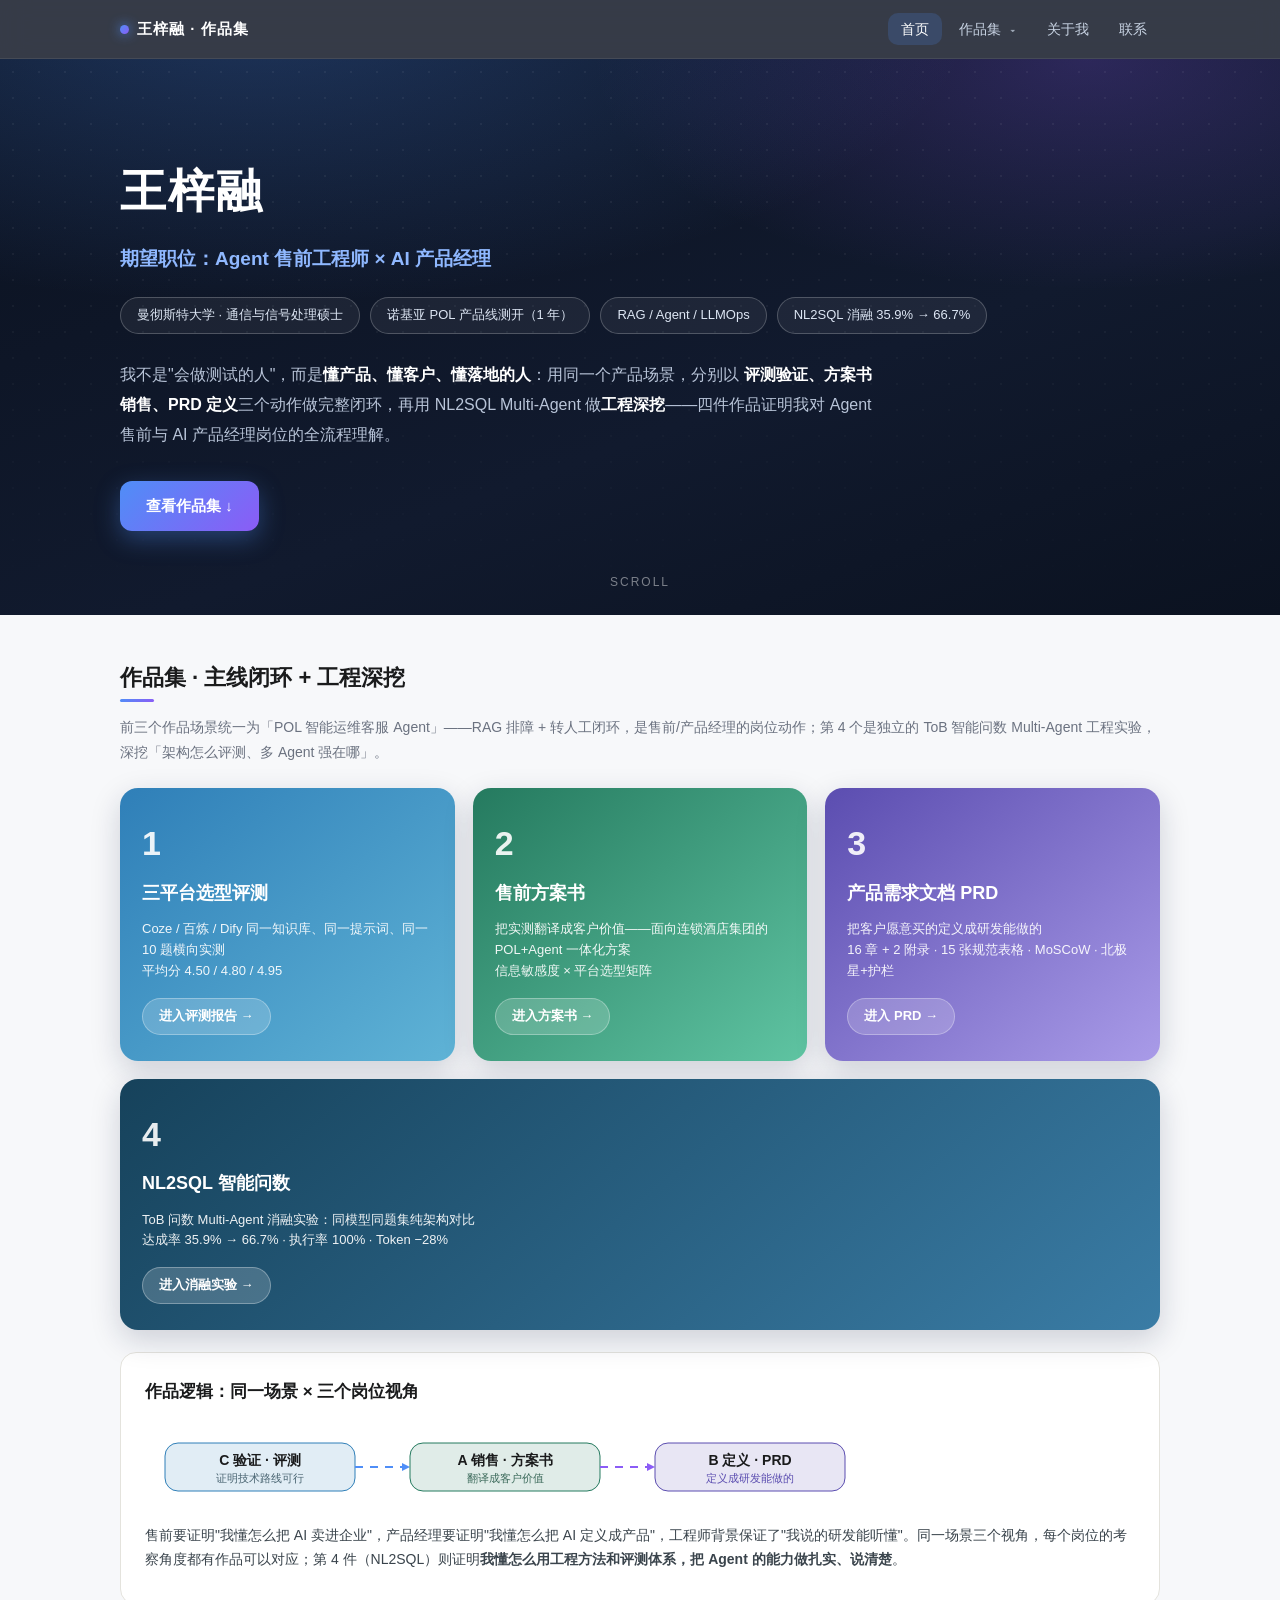
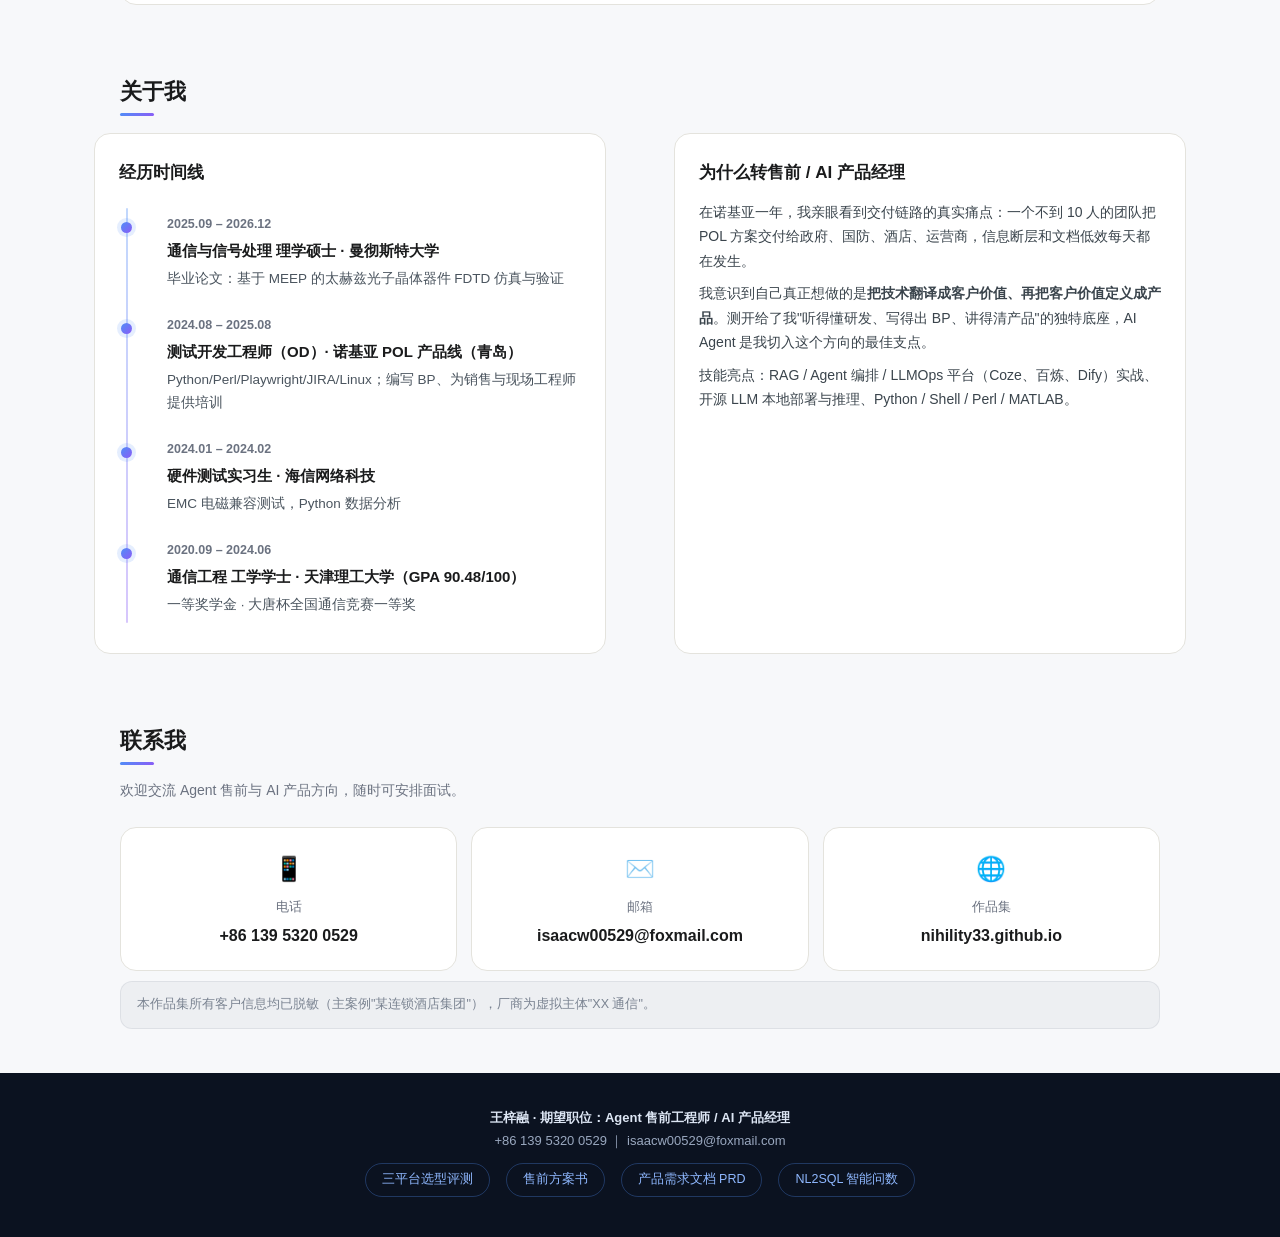
<file: index.html>
<!DOCTYPE html>
<html lang="zh-CN">
<head>
<meta charset="UTF-8">
<meta name="viewport" content="width=device-width, initial-scale=1.0">
<title>王梓融 · 期望职位 Agent 售前 × AI 产品经理 作品集</title>
<link rel="stylesheet" href="css/style.css">
</head>
<body>

<nav>
  <div class="inner">
    <a class="nav-brand" href="index.html"><span class="dot"></span>王梓融 · 作品集</a>
    <button class="menu-toggle">菜单</button>
    <div class="nav-links">
      <a class="nav-item active" href="index.html">首页</a>
      <span class="nav-item has-sub">作品集
        <div class="dropdown">
          <a href="project-c.html"><span class="k">1</span><span>三平台选型评测<span class="d">Coze / 百炼 / Dify 实测 4.50/4.80/4.95</span></span></a>
          <a href="project-a.html"><span class="k">2</span><span>售前方案书<span class="d">给酒店的 POL+Agent 一体化方案</span></span></a>
          <a href="project-b.html"><span class="k">3</span><span>产品需求文档 PRD<span class="d">16 章 + 2 附录 · 15 张规范表格</span></span></a>
          <a href="project-d.html"><span class="k">4</span><span>NL2SQL 智能问数<span class="d">Multi-Agent 消融实验 · 35.9%→66.7%</span></span></a>
        </div>
      </span>
      <a class="nav-item" href="index.html#about">关于我</a>
      <a class="nav-item" href="index.html#contact">联系</a>
    </div>
  </div>
</nav>

<div class="hero">
  <div class="inner">
    <h1>王梓融</h1>
    <div class="sub">期望职位：Agent 售前工程师 × AI 产品经理</div>
    <div class="chips">
      <span>曼彻斯特大学 · 通信与信号处理硕士</span>
      <span>诺基亚 POL 产品线测开（1 年）</span>
      <span>RAG / Agent / LLMOps</span>
      <span>NL2SQL 消融 35.9% → 66.7%</span>
    </div>
    <p class="lead">我不是"会做测试的人"，而是<b>懂产品、懂客户、懂落地的人</b>：用同一个产品场景，分别以
      <b>评测验证、方案书销售、PRD 定义</b>三个动作做完整闭环，再用 NL2SQL Multi-Agent
      做<b>工程深挖</b>——四件作品证明我对 Agent 售前与 AI 产品经理岗位的全流程理解。</p>
    <a class="cta" href="#works">查看作品集 ↓</a>
  </div>
  <div class="scroll-hint">SCROLL</div>
</div>

<section id="works">
  <div class="wrap">
    <div class="sec-title reveal">作品集 · 主线闭环 + 工程深挖</div>
    <div class="sec-desc reveal">前三个作品场景统一为「POL 智能运维客服 Agent」——RAG 排障 + 转人工闭环，是售前/产品经理的岗位动作；第 4 个是独立的 ToB 智能问数 Multi-Agent 工程实验，深挖「架构怎么评测、多 Agent 强在哪」。</div>
    <div class="cards3">
      <a class="tcard tc-c reveal" href="project-c.html" style="transition-delay:.05s">
        <div class="k">1</div>
        <div class="tt">三平台选型评测</div>
        <div class="dd">Coze / 百炼 / Dify 同一知识库、同一提示词、同一 10 题横向实测<br>平均分 4.50 / 4.80 / 4.95</div>
        <div class="go">进入评测报告 →</div>
      </a>
      <a class="tcard tc-a reveal" href="project-a.html" style="transition-delay:.15s">
        <div class="k">2</div>
        <div class="tt">售前方案书</div>
        <div class="dd">把实测翻译成客户价值——面向连锁酒店集团的 POL+Agent 一体化方案<br>信息敏感度 × 平台选型矩阵</div>
        <div class="go">进入方案书 →</div>
      </a>
      <a class="tcard tc-b reveal" href="project-b.html" style="transition-delay:.25s">
        <div class="k">3</div>
        <div class="tt">产品需求文档 PRD</div>
        <div class="dd">把客户愿意买的定义成研发能做的<br>16 章 + 2 附录 · 15 张规范表格 · MoSCoW · 北极星+护栏</div>
        <div class="go">进入 PRD →</div>
      </a>
      <a class="tcard tc-d reveal" href="project-d.html" style="transition-delay:.35s">
        <div class="k">4</div>
        <div class="tt">NL2SQL 智能问数</div>
        <div class="dd">ToB 问数 Multi-Agent 消融实验：同模型同题集纯架构对比<br>达成率 35.9% → 66.7% · 执行率 100% · Token −28%</div>
        <div class="go">进入消融实验 →</div>
      </a>
    </div>

    <div class="card reveal" style="margin-top:22px">
      <h3>作品逻辑：同一场景 × 三个岗位视角</h3>
      <svg viewBox="0 0 720 96" style="width:100%;max-width:720px;height:auto;display:block;margin:8px 0;">
        <rect x="20" y="24" width="190" height="48" rx="13" fill="rgba(47,127,184,0.14)" stroke="#2F7FB8"/>
        <text x="115" y="46" font-size="14" fill="#1A1B1C" text-anchor="middle" font-weight="600">C 验证 · 评测</text>
        <text x="115" y="63" font-size="11" fill="#4A6572" text-anchor="middle">证明技术路线可行</text>
        <line class="flowline" x1="210" y1="48" x2="265" y2="48" stroke="#4F8EF7" stroke-width="2"/>
        <polygon points="265,48 257,44 257,52" fill="#4F8EF7"/>
        <rect x="265" y="24" width="190" height="48" rx="13" fill="rgba(37,122,95,0.14)" stroke="#257A5F"/>
        <text x="360" y="46" font-size="14" fill="#1A1B1C" text-anchor="middle" font-weight="600">A 销售 · 方案书</text>
        <text x="360" y="63" font-size="11" fill="#3D6B5C" text-anchor="middle">翻译成客户价值</text>
        <line class="flowline" x1="455" y1="48" x2="510" y2="48" stroke="#8B5CF6" stroke-width="2"/>
        <polygon points="510,48 502,44 502,52" fill="#8B5CF6"/>
        <rect x="510" y="24" width="190" height="48" rx="13" fill="rgba(91,77,176,0.14)" stroke="#5B4DB0"/>
        <text x="605" y="46" font-size="14" fill="#1A1B1C" text-anchor="middle" font-weight="600">B 定义 · PRD</text>
        <text x="605" y="63" font-size="11" fill="#5B4DB0" text-anchor="middle">定义成研发能做的</text>
      </svg>
      <p style="font-size:14px;color:#3A444C">售前要证明"我懂怎么把 AI 卖进企业"，产品经理要证明"我懂怎么把 AI 定义成产品"，工程师背景保证了"我说的研发能听懂"。同一场景三个视角，每个岗位的考察角度都有作品可以对应；第 4 件（NL2SQL）则证明<b>我懂怎么用工程方法和评测体系，把 Agent 的能力做扎实、说清楚</b>。</p>
    </div>
  </div>
</section>

<section id="about" style="padding-top:8px">
  <div class="wrap">
    <div class="sec-title reveal">关于我</div>
    <div class="two" style="margin-top:16px">
      <div class="card reveal l">
        <h3>经历时间线</h3>
        <div class="timeline">
          <div class="tl-item">
            <div class="when">2025.09 – 2026.12</div>
            <div class="what">通信与信号处理 理学硕士 · 曼彻斯特大学</div>
            <div class="desc">毕业论文：基于 MEEP 的太赫兹光子晶体器件 FDTD 仿真与验证</div>
          </div>
          <div class="tl-item">
            <div class="when">2024.08 – 2025.08</div>
            <div class="what">测试开发工程师（OD）· 诺基亚 POL 产品线（青岛）</div>
            <div class="desc">Python/Perl/Playwright/JIRA/Linux；编写 BP、为销售与现场工程师提供培训</div>
          </div>
          <div class="tl-item">
            <div class="when">2024.01 – 2024.02</div>
            <div class="what">硬件测试实习生 · 海信网络科技</div>
            <div class="desc">EMC 电磁兼容测试，Python 数据分析</div>
          </div>
          <div class="tl-item">
            <div class="when">2020.09 – 2024.06</div>
            <div class="what">通信工程 工学学士 · 天津理工大学（GPA 90.48/100）</div>
            <div class="desc">一等奖学金 · 大唐杯全国通信竞赛一等奖</div>
          </div>
        </div>
      </div>
      <div class="card reveal r">
        <h3>为什么转售前 / AI 产品经理</h3>
        <p>在诺基亚一年，我亲眼看到交付链路的真实痛点：一个不到 10 人的团队把 POL 方案交付给政府、国防、酒店、运营商，信息断层和文档低效每天都在发生。</p>
        <p>我意识到自己真正想做的是<b>把技术翻译成客户价值、再把客户价值定义成产品</b>。测开给了我"听得懂研发、写得出 BP、讲得清产品"的独特底座，AI Agent 是我切入这个方向的最佳支点。</p>
        <p>技能亮点：RAG / Agent 编排 / LLMOps 平台（Coze、百炼、Dify）实战、开源 LLM 本地部署与推理、Python / Shell / Perl / MATLAB。</p>
      </div>
    </div>
  </div>
</section>

<section id="contact" style="padding-top:8px">
  <div class="wrap">
    <div class="sec-title reveal">联系我</div>
    <div class="sec-desc reveal">欢迎交流 Agent 售前与 AI 产品方向，随时可安排面试。</div>
    <div class="contact">
      <div class="c-item reveal" style="transition-delay:.05s">
        <div class="ic">📱</div>
        <div class="t">电话</div>
        <div class="v">+86 139 5320 0529</div>
      </div>
      <div class="c-item reveal" style="transition-delay:.15s">
        <div class="ic">✉️</div>
        <div class="t">邮箱</div>
        <div class="v"><a href="mailto:isaacw00529@foxmail.com">isaacw00529@foxmail.com</a></div>
      </div>
      <div class="c-item reveal" style="transition-delay:.25s">
        <div class="ic">🌐</div>
        <div class="t">作品集</div>
        <div class="v">nihility33.github.io</div>
      </div>
    </div>
    <div class="note reveal">本作品集所有客户信息均已脱敏（主案例"某连锁酒店集团"），厂商为虚拟主体"XX 通信"。</div>
  </div>
</section>

<footer>
  <div class="wrap">
    <b>王梓融 · 期望职位：Agent 售前工程师 / AI 产品经理</b><br>
    +86 139 5320 0529 ｜ isaacw00529@foxmail.com<br>
    <div class="links">
      <a href="project-c.html">三平台选型评测</a>
      <a href="project-a.html">售前方案书</a>
      <a href="project-b.html">产品需求文档 PRD</a>
      <a href="project-d.html">NL2SQL 智能问数</a>
    </div>
  </div>
</footer>

<button id="topBtn">↑</button>
<script src="js/app.js"></script>
</body>
</html>
</file>
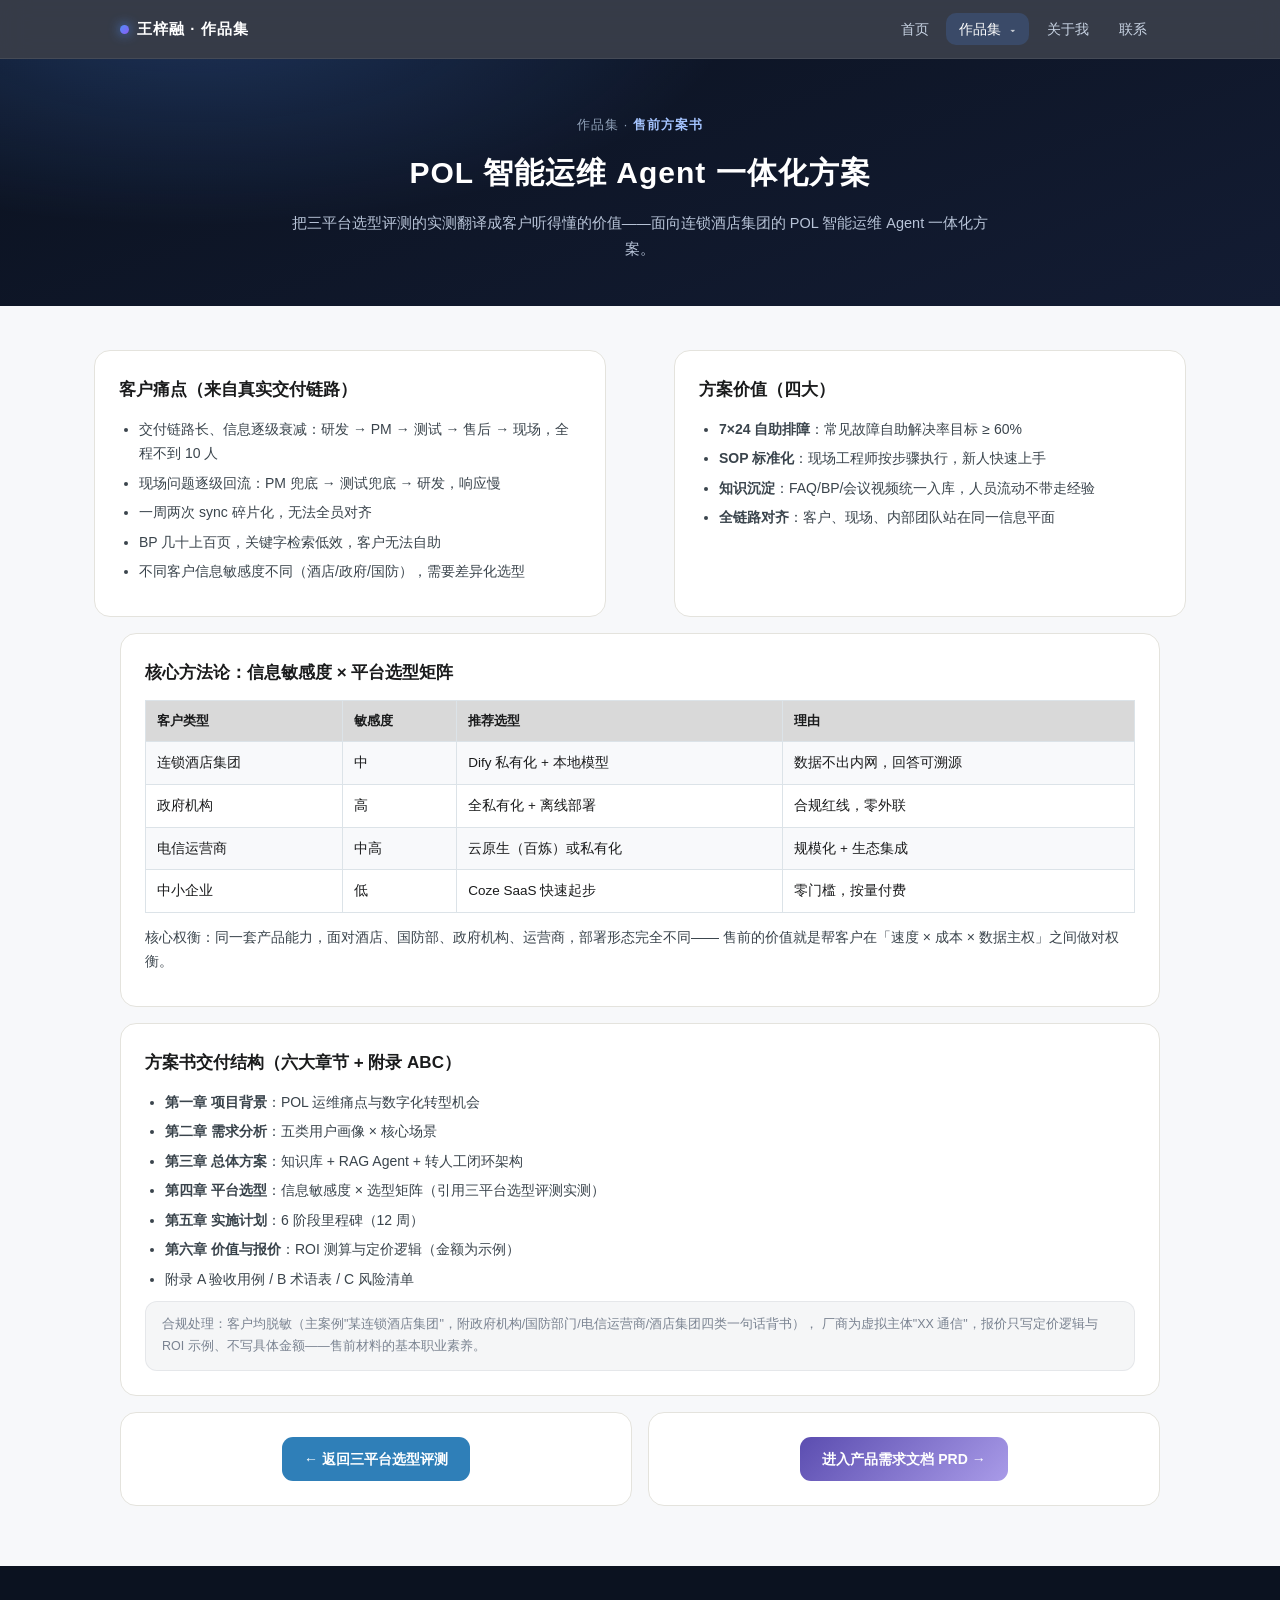
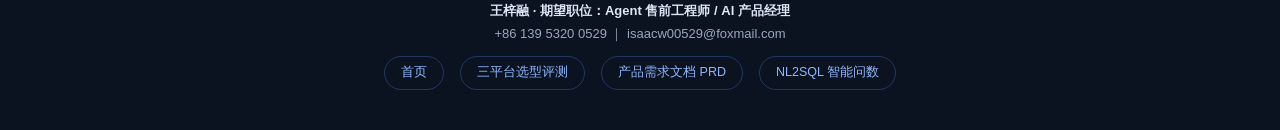
<file: project-a.html>
<!DOCTYPE html>
<html lang="zh-CN">
<head>
<meta charset="UTF-8">
<meta name="viewport" content="width=device-width, initial-scale=1.0">
<title>售前方案书 | 王梓融 作品集</title>
<link rel="stylesheet" href="css/style.css">
</head>
<body>

<nav>
  <div class="inner">
    <a class="nav-brand" href="index.html"><span class="dot"></span>王梓融 · 作品集</a>
    <button class="menu-toggle">菜单</button>
    <div class="nav-links">
      <a class="nav-item" href="index.html">首页</a>
      <span class="nav-item has-sub active">作品集
        <div class="dropdown">
          <a href="project-c.html"><span class="k">1</span><span>三平台选型评测<span class="d">Coze / 百炼 / Dify 实测 4.50/4.80/4.95</span></span></a>
          <a href="project-a.html"><span class="k">2</span><span>售前方案书<span class="d">给酒店的 POL+Agent 一体化方案</span></span></a>
          <a href="project-b.html"><span class="k">3</span><span>产品需求文档 PRD<span class="d">16 章 + 2 附录 · 15 张规范表格</span></span></a>
          <a href="project-d.html"><span class="k">4</span><span>NL2SQL 智能问数<span class="d">Multi-Agent 消融实验 · 35.9%→66.7%</span></span></a>
        </div>
      </span>
      <a class="nav-item" href="index.html#about">关于我</a>
      <a class="nav-item" href="index.html#contact">联系</a>
    </div>
  </div>
</nav>

<div class="pagehead">
  <div class="crumb">作品集 · <b>售前方案书</b></div>
  <h1>POL 智能运维 Agent 一体化方案</h1>
  <p>把三平台选型评测的实测翻译成客户听得懂的价值——面向连锁酒店集团的 POL 智能运维 Agent 一体化方案。</p>
</div>

<section>
  <div class="wrap">
    <div class="two">
      <div class="card reveal l">
        <h3>客户痛点（来自真实交付链路）</h3>
        <ul>
          <li>交付链路长、信息逐级衰减：研发 → PM → 测试 → 售后 → 现场，全程不到 10 人</li>
          <li>现场问题逐级回流：PM 兜底 → 测试兜底 → 研发，响应慢</li>
          <li>一周两次 sync 碎片化，无法全员对齐</li>
          <li>BP 几十上百页，关键字检索低效，客户无法自助</li>
          <li>不同客户信息敏感度不同（酒店/政府/国防），需要差异化选型</li>
        </ul>
      </div>
      <div class="card reveal r">
        <h3>方案价值（四大）</h3>
        <ul>
          <li><b>7×24 自助排障</b>：常见故障自助解决率目标 ≥ 60%</li>
          <li><b>SOP 标准化</b>：现场工程师按步骤执行，新人快速上手</li>
          <li><b>知识沉淀</b>：FAQ/BP/会议视频统一入库，人员流动不带走经验</li>
          <li><b>全链路对齐</b>：客户、现场、内部团队站在同一信息平面</li>
        </ul>
      </div>
    </div>

    <div class="card reveal">
      <h3>核心方法论：信息敏感度 × 平台选型矩阵</h3>
      <table>
        <tr><th>客户类型</th><th>敏感度</th><th>推荐选型</th><th>理由</th></tr>
        <tr><td>连锁酒店集团</td><td>中</td><td>Dify 私有化 + 本地模型</td><td>数据不出内网，回答可溯源</td></tr>
        <tr><td>政府机构</td><td>高</td><td>全私有化 + 离线部署</td><td>合规红线，零外联</td></tr>
        <tr><td>电信运营商</td><td>中高</td><td>云原生（百炼）或私有化</td><td>规模化 + 生态集成</td></tr>
        <tr><td>中小企业</td><td>低</td><td>Coze SaaS 快速起步</td><td>零门槛，按量付费</td></tr>
      </table>
      <p style="margin-top:12px">核心权衡：同一套产品能力，面对酒店、国防部、政府机构、运营商，部署形态完全不同——
      售前的价值就是帮客户在「速度 × 成本 × 数据主权」之间做对权衡。</p>
    </div>

    <div class="card reveal">
      <h3>方案书交付结构（六大章节 + 附录 ABC）</h3>
      <ul>
        <li><b>第一章 项目背景</b>：POL 运维痛点与数字化转型机会</li>
        <li><b>第二章 需求分析</b>：五类用户画像 × 核心场景</li>
        <li><b>第三章 总体方案</b>：知识库 + RAG Agent + 转人工闭环架构</li>
        <li><b>第四章 平台选型</b>：信息敏感度 × 选型矩阵（引用三平台选型评测实测）</li>
        <li><b>第五章 实施计划</b>：6 阶段里程碑（12 周）</li>
        <li><b>第六章 价值与报价</b>：ROI 测算与定价逻辑（金额为示例）</li>
        <li>附录 A 验收用例 / B 术语表 / C 风险清单</li>
      </ul>
      <div class="note">合规处理：客户均脱敏（主案例"某连锁酒店集团"，附政府机构/国防部门/电信运营商/酒店集团四类一句话背书），
      厂商为虚拟主体"XX 通信"，报价只写定价逻辑与 ROI 示例、不写具体金额——售前材料的基本职业素养。</div>
    </div>

    <div class="two">
      <div class="card reveal" style="text-align:center">
        <a href="project-c.html" style="display:inline-block;padding:10px 22px;border-radius:11px;background:#2F7FB8;color:#fff;font-size:14px;font-weight:600">← 返回三平台选型评测</a>
      </div>
      <div class="card reveal" style="text-align:center">
        <a href="project-b.html" style="display:inline-block;padding:10px 22px;border-radius:11px;background:linear-gradient(135deg,#5B4DB0,#A99BE8);color:#fff;font-size:14px;font-weight:600">进入产品需求文档 PRD →</a>
      </div>
    </div>
  </div>
</section>

<footer>
  <div class="wrap">
    <b>王梓融 · 期望职位：Agent 售前工程师 / AI 产品经理</b><br>
    +86 139 5320 0529 ｜ isaacw00529@foxmail.com<br>
    <div class="links">
      <a href="index.html">首页</a>
      <a href="project-c.html">三平台选型评测</a>
      <a href="project-b.html">产品需求文档 PRD</a>
      <a href="project-d.html">NL2SQL 智能问数</a>
    </div>
  </div>
</footer>

<button id="topBtn">↑</button>
<script src="js/app.js"></script>
</body>
</html>
</file>
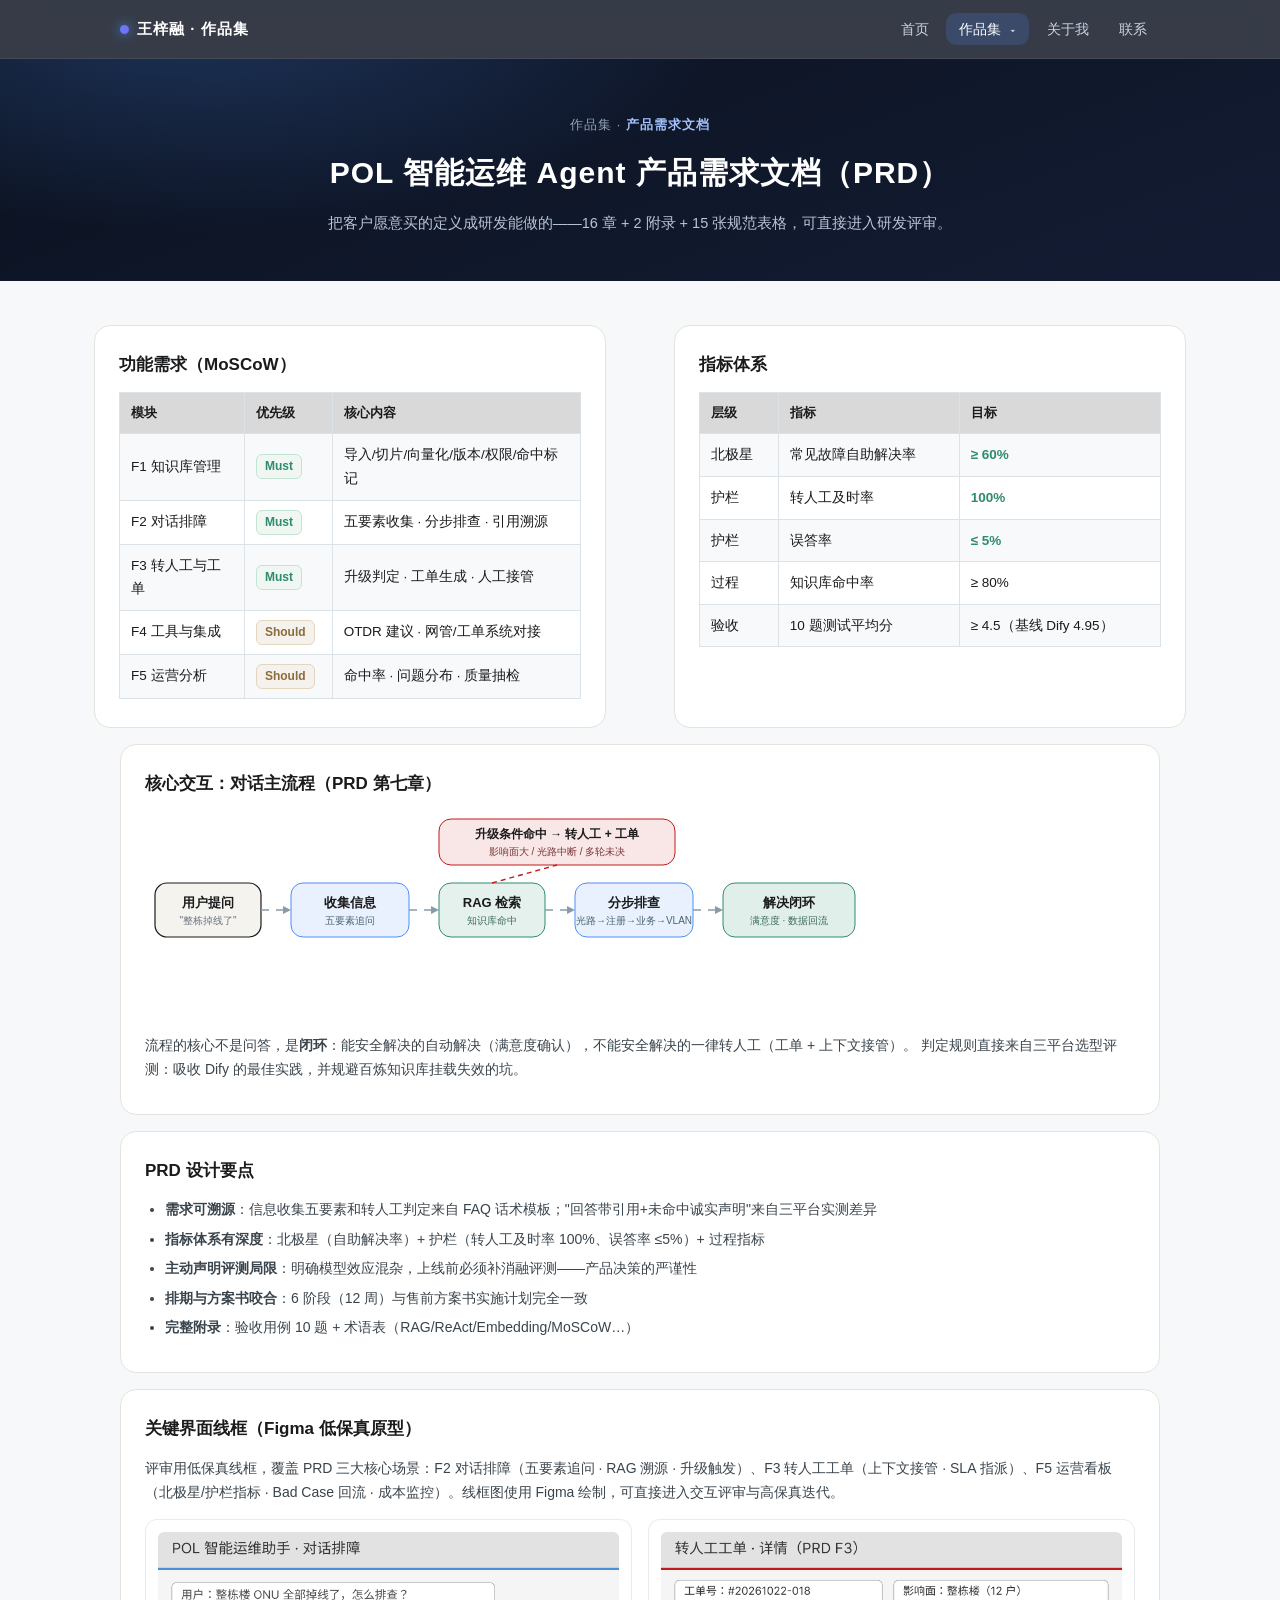
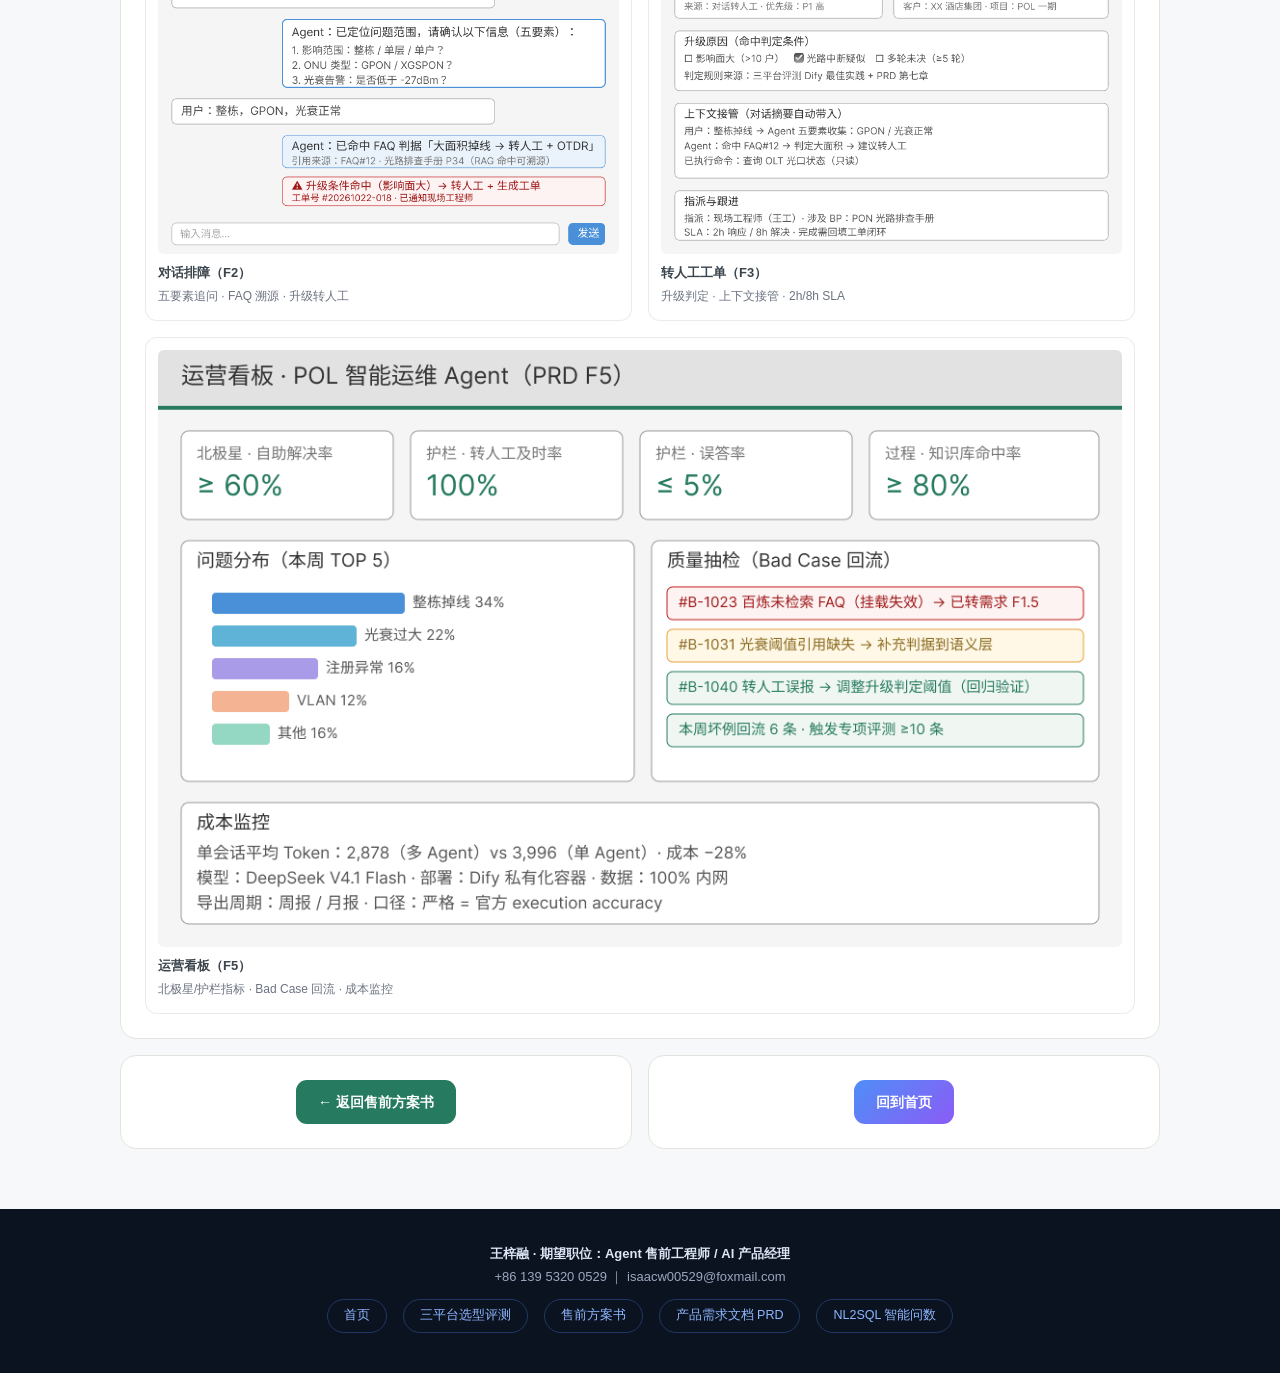
<file: project-b.html>
<!DOCTYPE html>
<html lang="zh-CN">
<head>
<meta charset="UTF-8">
<meta name="viewport" content="width=device-width, initial-scale=1.0">
<title>产品需求文档 PRD | 王梓融 作品集</title>
<link rel="stylesheet" href="css/style.css">
</head>
<body>

<nav>
  <div class="inner">
    <a class="nav-brand" href="index.html"><span class="dot"></span>王梓融 · 作品集</a>
    <button class="menu-toggle">菜单</button>
    <div class="nav-links">
      <a class="nav-item" href="index.html">首页</a>
      <span class="nav-item has-sub active">作品集
        <div class="dropdown">
          <a href="project-c.html"><span class="k">1</span><span>三平台选型评测<span class="d">Coze / 百炼 / Dify 实测 4.50/4.80/4.95</span></span></a>
          <a href="project-a.html"><span class="k">2</span><span>售前方案书<span class="d">给酒店的 POL+Agent 一体化方案</span></span></a>
          <a href="project-b.html"><span class="k">3</span><span>产品需求文档 PRD<span class="d">16 章 + 2 附录 · 15 张规范表格</span></span></a>
          <a href="project-d.html"><span class="k">4</span><span>NL2SQL 智能问数<span class="d">Multi-Agent 消融实验 · 35.9%→66.7%</span></span></a>
        </div>
      </span>
      <a class="nav-item" href="index.html#about">关于我</a>
      <a class="nav-item" href="index.html#contact">联系</a>
    </div>
  </div>
</nav>

<div class="pagehead">
  <div class="crumb">作品集 · <b>产品需求文档</b></div>
  <h1>POL 智能运维 Agent 产品需求文档（PRD）</h1>
  <p>把客户愿意买的定义成研发能做的——16 章 + 2 附录 + 15 张规范表格，可直接进入研发评审。</p>
</div>

<section>
  <div class="wrap">
    <div class="two">
      <div class="card reveal l">
        <h3>功能需求（MoSCoW）</h3>
        <table>
          <tr><th>模块</th><th>优先级</th><th>核心内容</th></tr>
          <tr><td>F1 知识库管理</td><td><span class="badge m">Must</span></td><td>导入/切片/向量化/版本/权限/命中标记</td></tr>
          <tr><td>F2 对话排障</td><td><span class="badge m">Must</span></td><td>五要素收集 · 分步排查 · 引用溯源</td></tr>
          <tr><td>F3 转人工与工单</td><td><span class="badge m">Must</span></td><td>升级判定 · 工单生成 · 人工接管</td></tr>
          <tr><td>F4 工具与集成</td><td><span class="badge s">Should</span></td><td>OTDR 建议 · 网管/工单系统对接</td></tr>
          <tr><td>F5 运营分析</td><td><span class="badge s">Should</span></td><td>命中率 · 问题分布 · 质量抽检</td></tr>
        </table>
      </div>
      <div class="card reveal r">
        <h3>指标体系</h3>
        <table>
          <tr><th>层级</th><th>指标</th><th>目标</th></tr>
          <tr><td>北极星</td><td>常见故障自助解决率</td><td class="hl">≥ 60%</td></tr>
          <tr><td>护栏</td><td>转人工及时率</td><td class="hl">100%</td></tr>
          <tr><td>护栏</td><td>误答率</td><td class="hl">≤ 5%</td></tr>
          <tr><td>过程</td><td>知识库命中率</td><td>≥ 80%</td></tr>
          <tr><td>验收</td><td>10 题测试平均分</td><td>≥ 4.5（基线 Dify 4.95）</td></tr>
        </table>
      </div>
    </div>

    <div class="card reveal">
      <h3>核心交互：对话主流程（PRD 第七章）</h3>
      <svg viewBox="0 0 720 214" style="width:100%;max-width:720px;height:auto;display:block;margin:8px 0;">
        <rect x="10" y="72" width="106" height="54" rx="12" fill="#F4F3EE" stroke="#1A1B1C" stroke-width="1.2"/>
        <text x="63" y="96" font-size="13" fill="#1A1B1C" text-anchor="middle" font-weight="600">用户提问</text>
        <text x="63" y="113" font-size="10" fill="#6B7280" text-anchor="middle">"整栋掉线了"</text>
        <line class="flowline" x1="116" y1="99" x2="146" y2="99" stroke="#8A9BA8" stroke-width="1.6"/>
        <polygon points="146,99 138,95 138,103" fill="#8A9BA8"/>
        <rect x="146" y="72" width="118" height="54" rx="12" fill="rgba(79,143,247,0.12)" stroke="#4F8EF7"/>
        <text x="205" y="96" font-size="13" fill="#1A1B1C" text-anchor="middle" font-weight="600">收集信息</text>
        <text x="205" y="113" font-size="10" fill="#4A6572" text-anchor="middle">五要素追问</text>
        <line class="flowline" x1="264" y1="99" x2="294" y2="99" stroke="#8A9BA8" stroke-width="1.6"/>
        <polygon points="294,99 286,95 286,103" fill="#8A9BA8"/>
        <rect x="294" y="72" width="106" height="54" rx="12" fill="rgba(46,139,110,0.12)" stroke="#2E8B6E"/>
        <text x="347" y="96" font-size="13" fill="#1A1B1C" text-anchor="middle" font-weight="600">RAG 检索</text>
        <text x="347" y="113" font-size="10" fill="#3D6B5C" text-anchor="middle">知识库命中</text>
        <line class="flowline" x1="400" y1="99" x2="430" y2="99" stroke="#8A9BA8" stroke-width="1.6"/>
        <polygon points="430,99 422,95 422,103" fill="#8A9BA8"/>
        <rect x="430" y="72" width="118" height="54" rx="12" fill="rgba(79,143,247,0.12)" stroke="#4F8EF7"/>
        <text x="489" y="96" font-size="13" fill="#1A1B1C" text-anchor="middle" font-weight="600">分步排查</text>
        <text x="489" y="113" font-size="10" fill="#4A6572" text-anchor="middle">光路→注册→业务→VLAN</text>
        <line class="flowline" x1="548" y1="99" x2="578" y2="99" stroke="#8A9BA8" stroke-width="1.6"/>
        <polygon points="578,99 570,95 570,103" fill="#8A9BA8"/>
        <rect x="578" y="72" width="132" height="54" rx="12" fill="rgba(46,139,110,0.14)" stroke="#2E8B6E"/>
        <text x="644" y="96" font-size="13" fill="#1A1B1C" text-anchor="middle" font-weight="600">解决闭环</text>
        <text x="644" y="113" font-size="10" fill="#3D6B5C" text-anchor="middle">满意度 · 数据回流</text>
        <rect x="294" y="8" width="236" height="46" rx="12" fill="rgba(194,26,26,0.10)" stroke="#C21A1A"/>
        <text x="412" y="27" font-size="12" fill="#1A1B1C" text-anchor="middle" font-weight="600">升级条件命中 → 转人工 + 工单</text>
        <text x="412" y="44" font-size="10" fill="#7A3536" text-anchor="middle">影响面大 / 光路中断 / 多轮未决</text>
        <line x1="347" y1="72" x2="412" y2="54" stroke="#C21A1A" stroke-width="1.4" stroke-dasharray="5,4"/>
      </svg>
      <p style="font-size:14px;color:#3A444C">流程的核心不是问答，是<b>闭环</b>：能安全解决的自动解决（满意度确认），不能安全解决的一律转人工（工单 + 上下文接管）。
      判定规则直接来自三平台选型评测：吸收 Dify 的最佳实践，并规避百炼知识库挂载失效的坑。</p>
    </div>

    <div class="card reveal">
      <h3>PRD 设计要点</h3>
      <ul>
        <li><b>需求可溯源</b>：信息收集五要素和转人工判定来自 FAQ 话术模板；"回答带引用+未命中诚实声明"来自三平台实测差异</li>
        <li><b>指标体系有深度</b>：北极星（自助解决率）+ 护栏（转人工及时率 100%、误答率 ≤5%）+ 过程指标</li>
        <li><b>主动声明评测局限</b>：明确模型效应混杂，上线前必须补消融评测——产品决策的严谨性</li>
        <li><b>排期与方案书咬合</b>：6 阶段（12 周）与售前方案书实施计划完全一致</li>
        <li><b>完整附录</b>：验收用例 10 题 + 术语表（RAG/ReAct/Embedding/MoSCoW…）</li>
      </ul>
    </div>

    <div class="card reveal">
      <h3>关键界面线框（Figma 低保真原型）</h3>
      <p style="font-size:14px;color:#3A444C;margin-bottom:14px;">评审用低保真线框，覆盖 PRD 三大核心场景：F2 对话排障（五要素追问 · RAG 溯源 · 升级触发）、F3 转人工工单（上下文接管 · SLA 指派）、F5 运营看板（北极星/护栏指标 · Bad Case 回流 · 成本监控）。线框图使用 Figma 绘制，可直接进入交互评审与高保真迭代。</p>
      <div style="display:flex;flex-wrap:wrap;gap:16px;justify-content:center;">
        <figure style="flex:1 1 280px;min-width:0;margin:0;padding:12px;background:#fff;border:1px solid rgba(0,0,0,0.08);border-radius:12px;">
          <img src="img/wireframes/wf1_chat.png" alt="对话排障界面线框" style="width:100%;height:auto;display:block;border-radius:6px;">
          <figcaption style="margin-top:8px;font-size:13px;color:#3A444C;"><b>对话排障（F2）</b><br><span style="font-size:12px;color:#6B7280;">五要素追问 · FAQ 溯源 · 升级转人工</span></figcaption>
        </figure>
        <figure style="flex:1 1 280px;min-width:0;margin:0;padding:12px;background:#fff;border:1px solid rgba(0,0,0,0.08);border-radius:12px;">
          <img src="img/wireframes/wf2_ticket.png" alt="转人工工单线框" style="width:100%;height:auto;display:block;border-radius:6px;">
          <figcaption style="margin-top:8px;font-size:13px;color:#3A444C;"><b>转人工工单（F3）</b><br><span style="font-size:12px;color:#6B7280;">升级判定 · 上下文接管 · 2h/8h SLA</span></figcaption>
        </figure>
        <figure style="flex:1 1 100%;min-width:0;margin:0;padding:12px;background:#fff;border:1px solid rgba(0,0,0,0.08);border-radius:12px;">
          <img src="img/wireframes/wf3_dashboard.png" alt="运营看板线框" style="width:100%;height:auto;display:block;border-radius:6px;">
          <figcaption style="margin-top:8px;font-size:13px;color:#3A444C;"><b>运营看板（F5）</b><br><span style="font-size:12px;color:#6B7280;">北极星/护栏指标 · Bad Case 回流 · 成本监控</span></figcaption>
        </figure>
      </div>
    </div>

    <div class="two">
      <div class="card reveal" style="text-align:center">
        <a href="project-a.html" style="display:inline-block;padding:10px 22px;border-radius:11px;background:#257A5F;color:#fff;font-size:14px;font-weight:600">← 返回售前方案书</a>
      </div>
      <div class="card reveal" style="text-align:center">
        <a href="index.html" style="display:inline-block;padding:10px 22px;border-radius:11px;background:var(--grad);color:#fff;font-size:14px;font-weight:600">回到首页</a>
      </div>
    </div>
  </div>
</section>

<footer>
  <div class="wrap">
    <b>王梓融 · 期望职位：Agent 售前工程师 / AI 产品经理</b><br>
    +86 139 5320 0529 ｜ isaacw00529@foxmail.com<br>
    <div class="links">
      <a href="index.html">首页</a>
      <a href="project-c.html">三平台选型评测</a>
      <a href="project-a.html">售前方案书</a>
      <a href="project-b.html">产品需求文档 PRD</a>
      <a href="project-d.html">NL2SQL 智能问数</a>
    </div>
  </div>
</footer>

<button id="topBtn">↑</button>
<script src="js/app.js"></script>
</body>
</html>
</file>
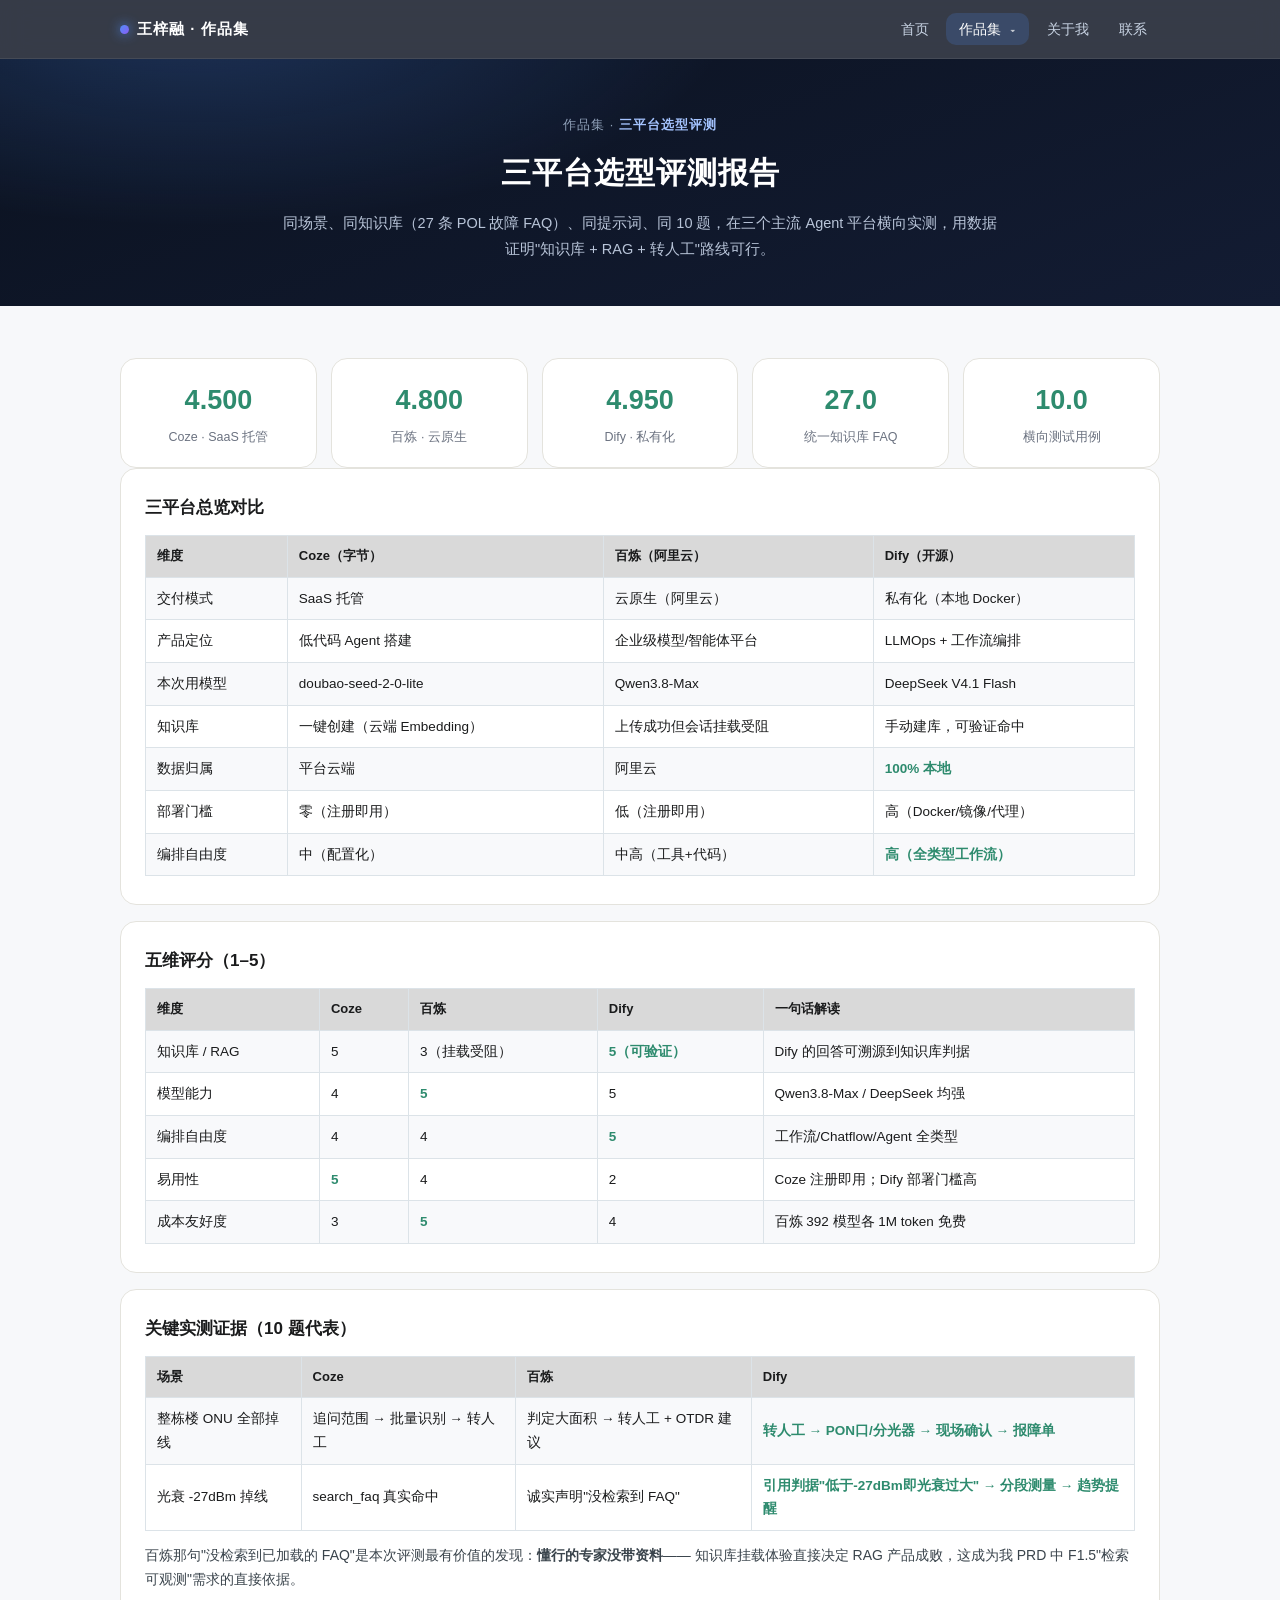
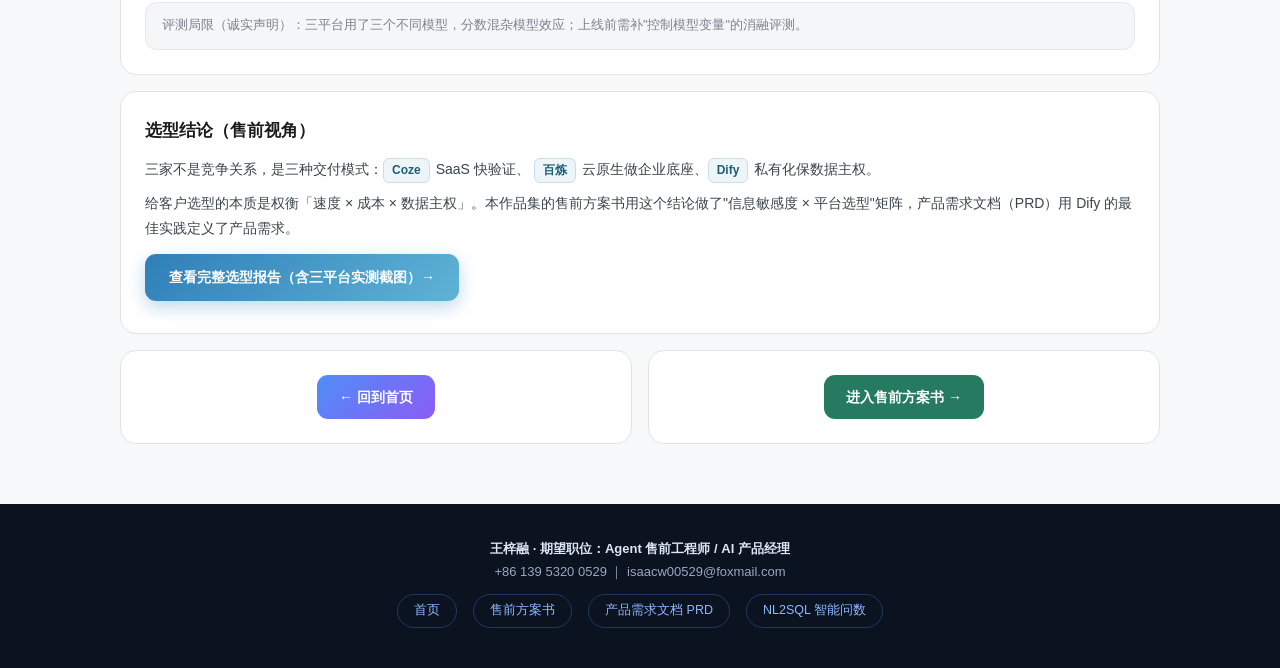
<file: project-c.html>
<!DOCTYPE html>
<html lang="zh-CN">
<head>
<meta charset="UTF-8">
<meta name="viewport" content="width=device-width, initial-scale=1.0">
<title>三平台选型评测报告 | 王梓融 作品集</title>
<link rel="stylesheet" href="css/style.css">
</head>
<body>

<nav>
  <div class="inner">
    <a class="nav-brand" href="index.html"><span class="dot"></span>王梓融 · 作品集</a>
    <button class="menu-toggle">菜单</button>
    <div class="nav-links">
      <a class="nav-item" href="index.html">首页</a>
      <span class="nav-item has-sub active">作品集
        <div class="dropdown">
          <a href="project-c.html"><span class="k">1</span><span>三平台选型评测<span class="d">Coze / 百炼 / Dify 实测 4.50/4.80/4.95</span></span></a>
          <a href="project-a.html"><span class="k">2</span><span>售前方案书<span class="d">给酒店的 POL+Agent 一体化方案</span></span></a>
          <a href="project-b.html"><span class="k">3</span><span>产品需求文档 PRD<span class="d">16 章 + 2 附录 · 15 张规范表格</span></span></a>
          <a href="project-d.html"><span class="k">4</span><span>NL2SQL 智能问数<span class="d">Multi-Agent 消融实验 · 35.9%→66.7%</span></span></a>
        </div>
      </span>
      <a class="nav-item" href="index.html#about">关于我</a>
      <a class="nav-item" href="index.html#contact">联系</a>
    </div>
  </div>
</nav>

<div class="pagehead">
  <div class="crumb">作品集 · <b>三平台选型评测</b></div>
  <h1>三平台选型评测报告</h1>
  <p>同场景、同知识库（27 条 POL 故障 FAQ）、同提示词、同 10 题，在三个主流 Agent 平台横向实测，用数据证明"知识库 + RAG + 转人工"路线可行。</p>
</div>

<section>
  <div class="wrap">
    <div class="stats">
      <div class="stat reveal"><div class="v" data-count="4.50" data-dec=".00">0.00</div><div class="l">Coze · SaaS 托管</div></div>
      <div class="stat reveal" style="transition-delay:.08s"><div class="v" data-count="4.80" data-dec=".00">0.00</div><div class="l">百炼 · 云原生</div></div>
      <div class="stat reveal" style="transition-delay:.16s"><div class="v" data-count="4.95" data-dec=".00">0.00</div><div class="l">Dify · 私有化</div></div>
      <div class="stat reveal" style="transition-delay:.24s"><div class="v" data-count="27">0</div><div class="l">统一知识库 FAQ</div></div>
      <div class="stat reveal" style="transition-delay:.32s"><div class="v" data-count="10">0</div><div class="l">横向测试用例</div></div>
    </div>

    <div class="card reveal">
      <h3>三平台总览对比</h3>
      <table>
        <tr><th>维度</th><th>Coze（字节）</th><th>百炼（阿里云）</th><th>Dify（开源）</th></tr>
        <tr><td>交付模式</td><td>SaaS 托管</td><td>云原生（阿里云）</td><td>私有化（本地 Docker）</td></tr>
        <tr><td>产品定位</td><td>低代码 Agent 搭建</td><td>企业级模型/智能体平台</td><td>LLMOps + 工作流编排</td></tr>
        <tr><td>本次用模型</td><td>doubao-seed-2-0-lite</td><td>Qwen3.8-Max</td><td>DeepSeek V4.1 Flash</td></tr>
        <tr><td>知识库</td><td>一键创建（云端 Embedding）</td><td>上传成功但会话挂载受阻</td><td>手动建库，可验证命中</td></tr>
        <tr><td>数据归属</td><td>平台云端</td><td>阿里云</td><td class="hl">100% 本地</td></tr>
        <tr><td>部署门槛</td><td>零（注册即用）</td><td>低（注册即用）</td><td>高（Docker/镜像/代理）</td></tr>
        <tr><td>编排自由度</td><td>中（配置化）</td><td>中高（工具+代码）</td><td class="hl">高（全类型工作流）</td></tr>
      </table>
    </div>

    <div class="card reveal">
      <h3>五维评分（1–5）</h3>
      <table>
        <tr><th>维度</th><th>Coze</th><th>百炼</th><th>Dify</th><th>一句话解读</th></tr>
        <tr><td>知识库 / RAG</td><td>5</td><td>3（挂载受阻）</td><td class="hl">5（可验证）</td><td>Dify 的回答可溯源到知识库判据</td></tr>
        <tr><td>模型能力</td><td>4</td><td class="hl">5</td><td>5</td><td>Qwen3.8-Max / DeepSeek 均强</td></tr>
        <tr><td>编排自由度</td><td>4</td><td>4</td><td class="hl">5</td><td>工作流/Chatflow/Agent 全类型</td></tr>
        <tr><td>易用性</td><td class="hl">5</td><td>4</td><td>2</td><td>Coze 注册即用；Dify 部署门槛高</td></tr>
        <tr><td>成本友好度</td><td>3</td><td class="hl">5</td><td>4</td><td>百炼 392 模型各 1M token 免费</td></tr>
      </table>
    </div>

    <div class="card reveal">
      <h3>关键实测证据（10 题代表）</h3>
      <table>
        <tr><th>场景</th><th>Coze</th><th>百炼</th><th>Dify</th></tr>
        <tr><td>整栋楼 ONU 全部掉线</td><td>追问范围 → 批量识别 → 转人工</td><td>判定大面积 → 转人工 + OTDR 建议</td><td class="hl">转人工 → PON口/分光器 → 现场确认 → 报障单</td></tr>
        <tr><td>光衰 -27dBm 掉线</td><td>search_faq 真实命中</td><td>诚实声明"没检索到 FAQ"</td><td class="hl">引用判据"低于-27dBm即光衰过大" → 分段测量 → 趋势提醒</td></tr>
      </table>
      <p style="margin-top:12px">百炼那句"没检索到已加载的 FAQ"是本次评测最有价值的发现：<b>懂行的专家没带资料</b>——
      知识库挂载体验直接决定 RAG 产品成败，这成为我 PRD 中 F1.5"检索可观测"需求的直接依据。</p>
      <div class="note">评测局限（诚实声明）：三平台用了三个不同模型，分数混杂模型效应；上线前需补"控制模型变量"的消融评测。</div>
    </div>

    <div class="card reveal">
      <h3>选型结论（售前视角）</h3>
      <p>三家不是竞争关系，是三种交付模式：<span class="badge">Coze</span>SaaS 快验证、
      <span class="badge">百炼</span>云原生做企业底座、<span class="badge">Dify</span>私有化保数据主权。</p>
      <p>给客户选型的本质是权衡「速度 × 成本 × 数据主权」。本作品集的售前方案书用这个结论做了"信息敏感度 × 平台选型"矩阵，产品需求文档（PRD）用 Dify 的最佳实践定义了产品需求。</p>
      <p style="margin-top:14px">
        <a href="project-c-report.html" style="display:inline-block;padding:11px 24px;border-radius:11px;background:linear-gradient(135deg,#2F7FB8,#5FB3D6);color:#fff;font-size:14px;font-weight:600;box-shadow:0 6px 18px rgba(47,127,184,0.3)">查看完整选型报告（含三平台实测截图）→</a>
      </p>
    </div>

    <div class="two">
      <div class="card reveal" style="text-align:center">
        <a href="index.html" style="display:inline-block;padding:10px 22px;border-radius:11px;background:var(--grad);color:#fff;font-size:14px;font-weight:600">← 回到首页</a>
      </div>
      <div class="card reveal" style="text-align:center">
        <a href="project-a.html" style="display:inline-block;padding:10px 22px;border-radius:11px;background:#257A5F;color:#fff;font-size:14px;font-weight:600">进入售前方案书 →</a>
      </div>
    </div>
  </div>
</section>

<footer>
  <div class="wrap">
    <b>王梓融 · 期望职位：Agent 售前工程师 / AI 产品经理</b><br>
    +86 139 5320 0529 ｜ isaacw00529@foxmail.com<br>
    <div class="links">
      <a href="index.html">首页</a>
      <a href="project-a.html">售前方案书</a>
      <a href="project-b.html">产品需求文档 PRD</a>
      <a href="project-d.html">NL2SQL 智能问数</a>
    </div>
  </div>
</footer>

<button id="topBtn">↑</button>
<script src="js/app.js"></script>
</body>
</html>
</file>
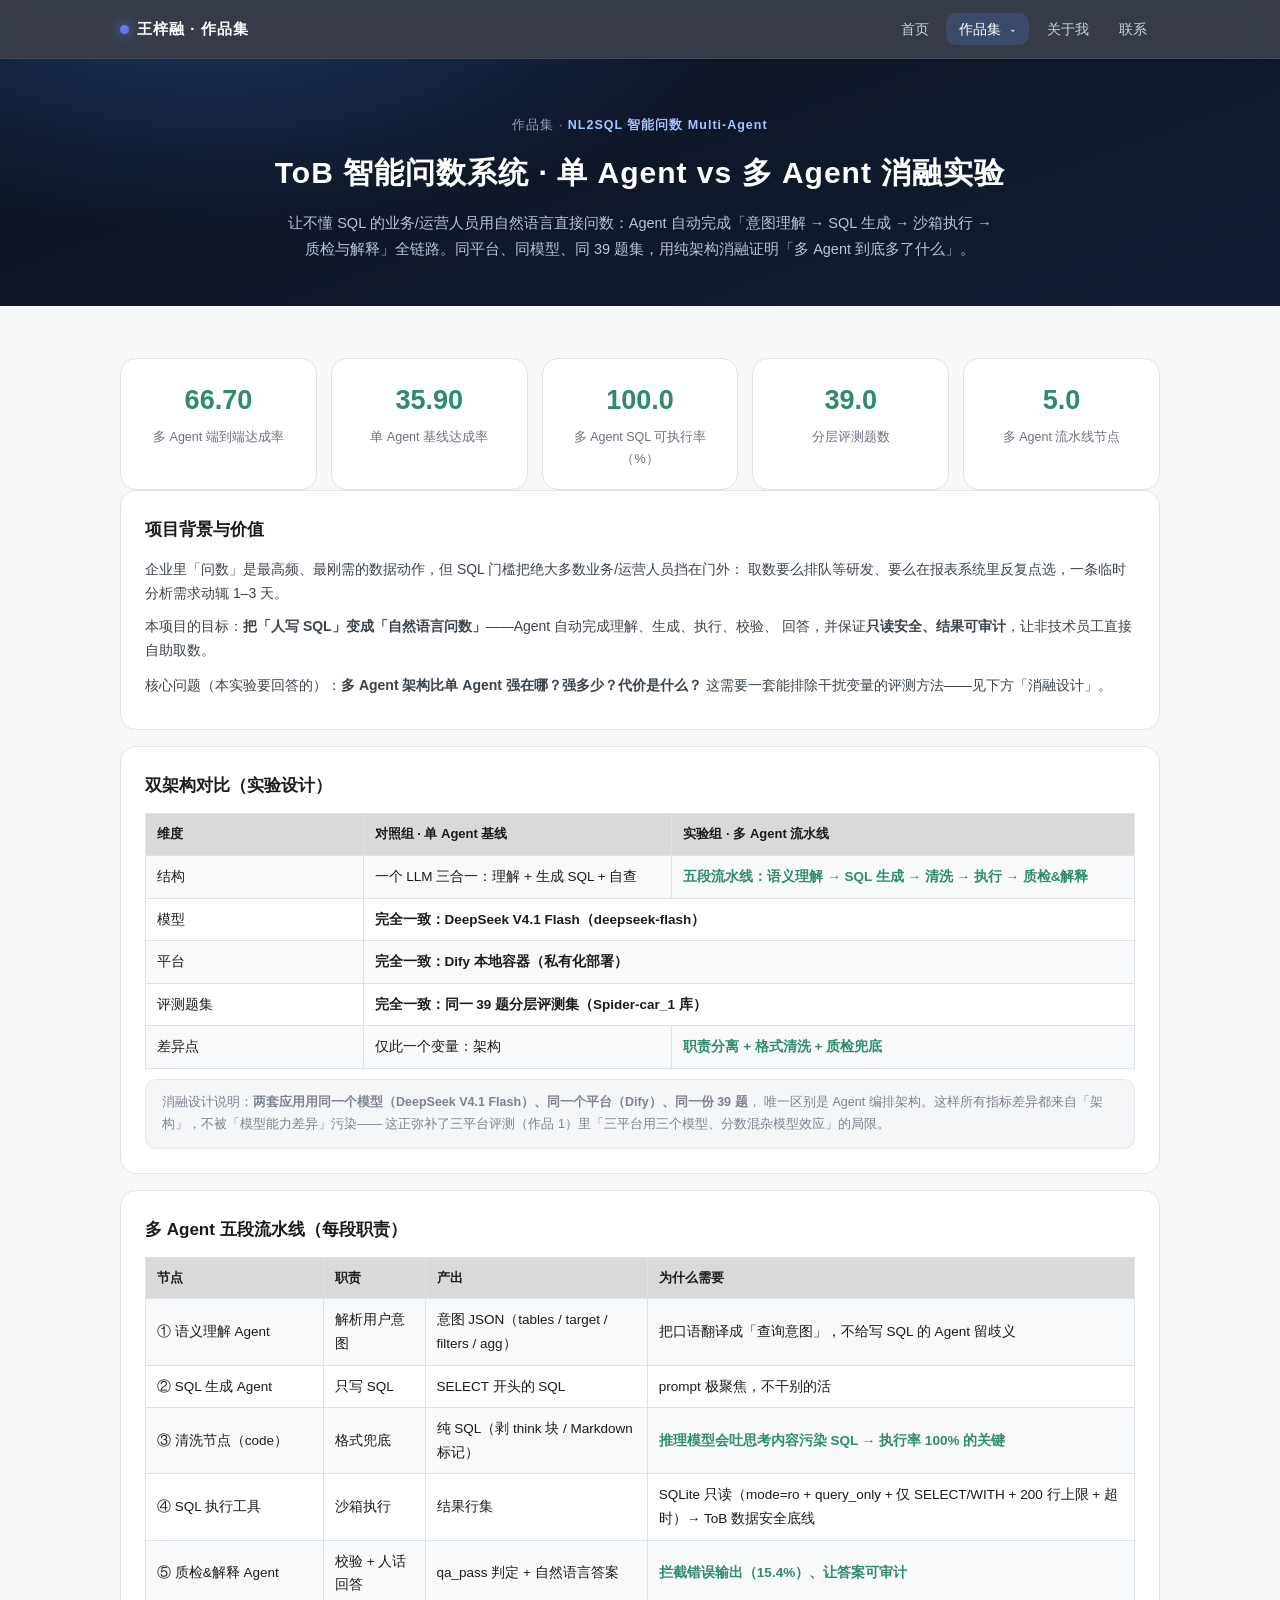
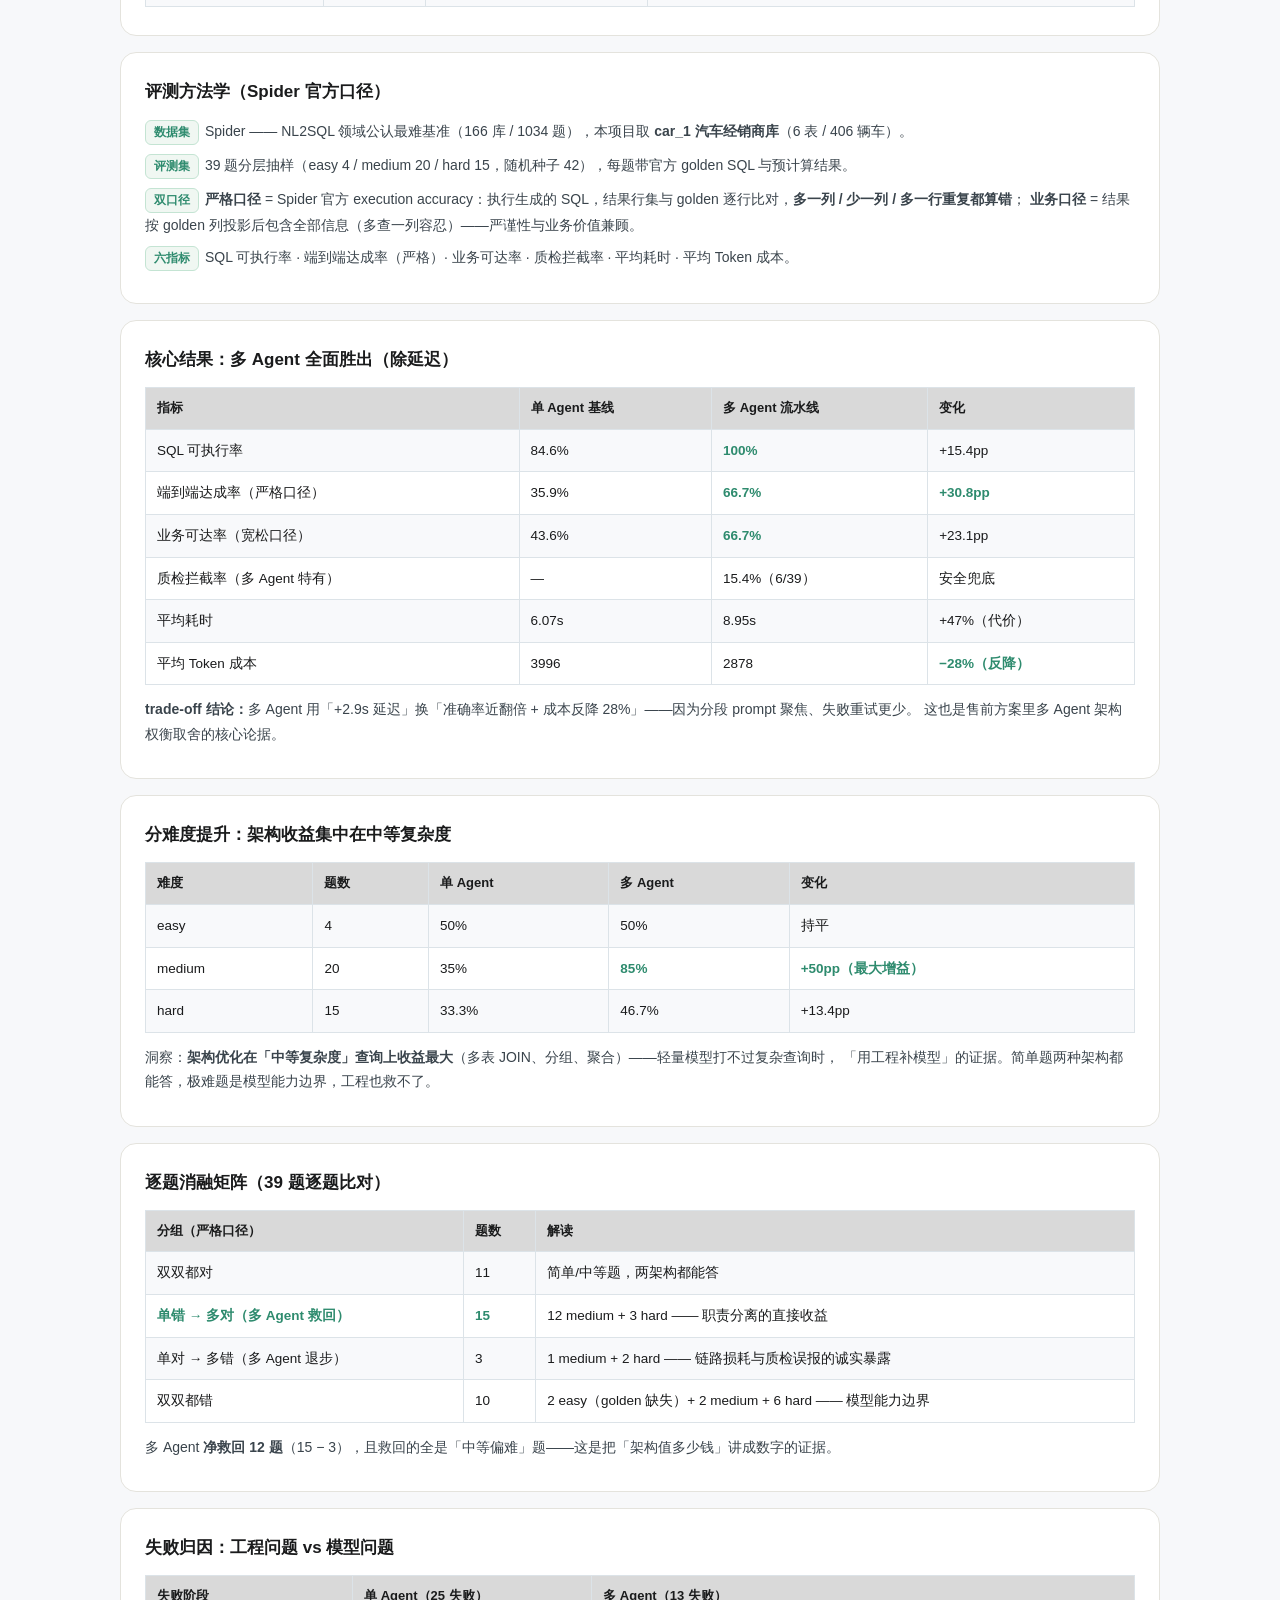
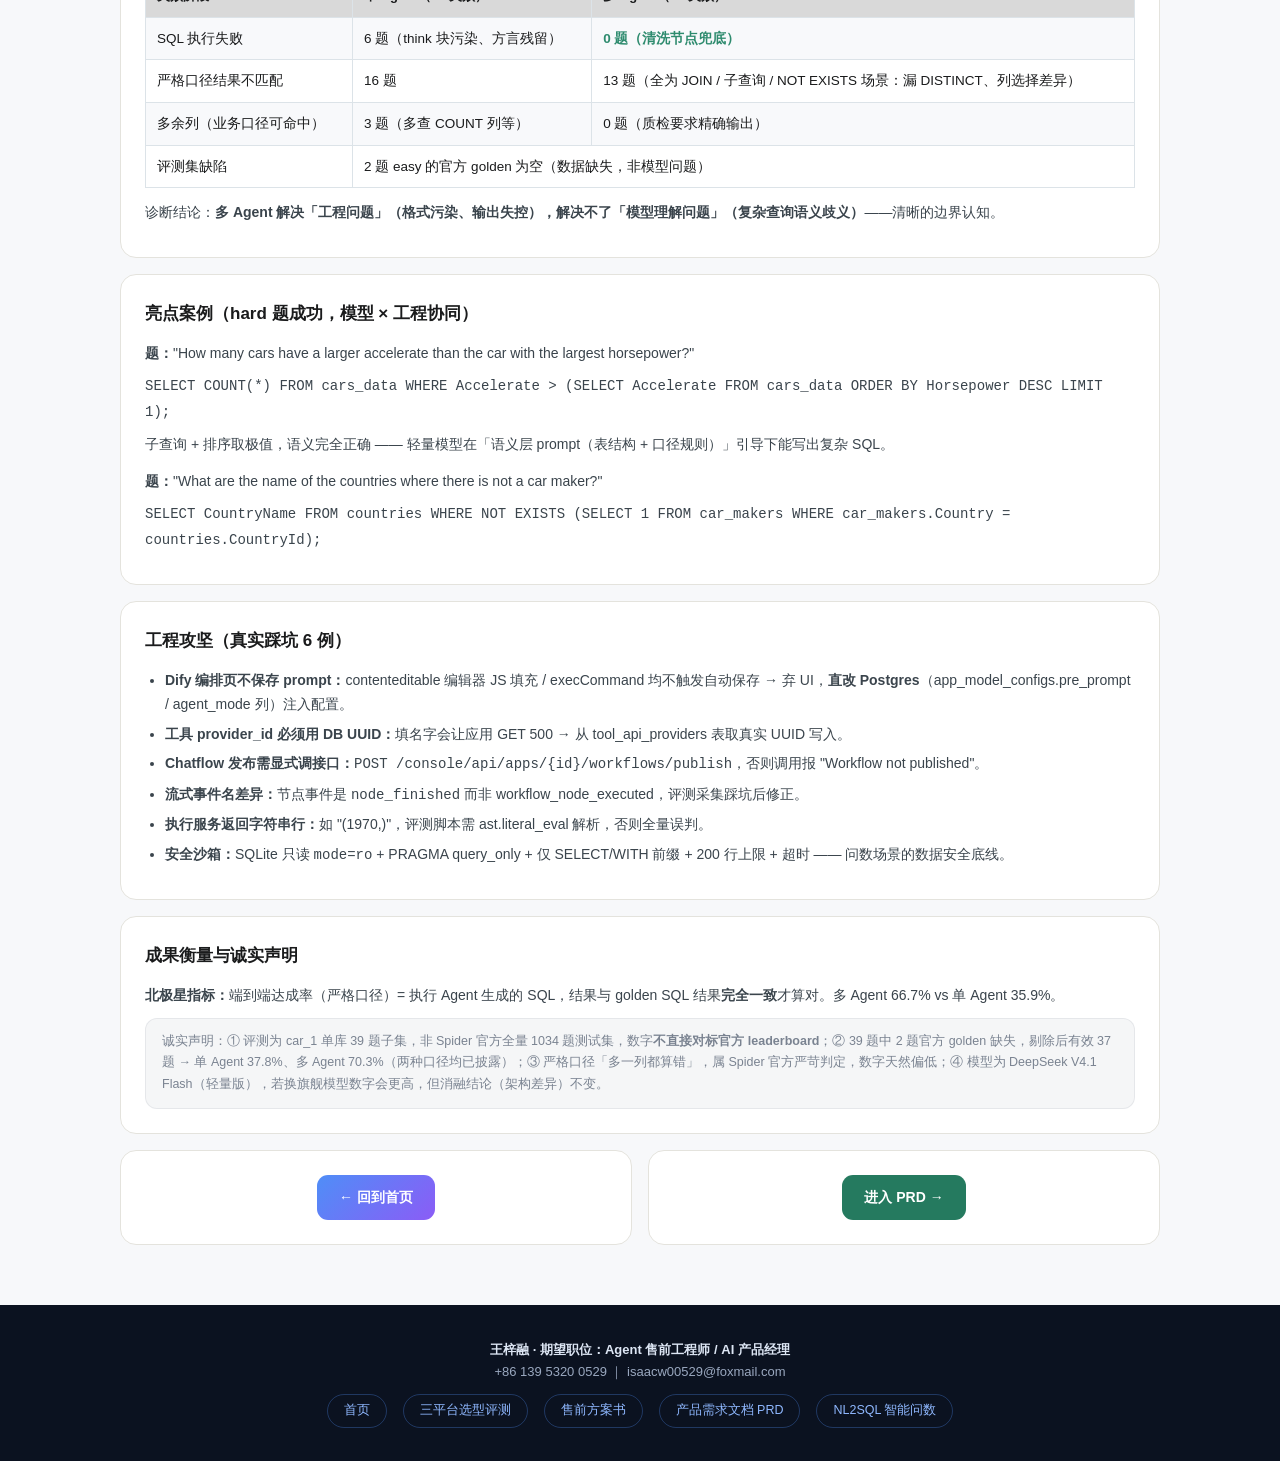
<file: project-d.html>
<!DOCTYPE html>
<html lang="zh-CN">
<head>
<meta charset="UTF-8">
<meta name="viewport" content="width=device-width, initial-scale=1.0">
<title>NL2SQL 智能问数 Multi-Agent | 王梓融 作品集</title>
<link rel="stylesheet" href="css/style.css">
</head>
<body>

<nav>
  <div class="inner">
    <a class="nav-brand" href="index.html"><span class="dot"></span>王梓融 · 作品集</a>
    <button class="menu-toggle">菜单</button>
    <div class="nav-links">
      <a class="nav-item" href="index.html">首页</a>
      <span class="nav-item has-sub active">作品集
        <div class="dropdown">
          <a href="project-c.html"><span class="k">1</span><span>三平台选型评测<span class="d">Coze / 百炼 / Dify 实测 4.50/4.80/4.95</span></span></a>
          <a href="project-a.html"><span class="k">2</span><span>售前方案书<span class="d">给酒店的 POL+Agent 一体化方案</span></span></a>
          <a href="project-b.html"><span class="k">3</span><span>产品需求文档 PRD<span class="d">16 章 + 2 附录 · 15 张规范表格</span></span></a>
          <a href="project-d.html"><span class="k">4</span><span>NL2SQL 智能问数<span class="d">Multi-Agent 消融实验 · 35.9%→66.7%</span></span></a>
        </div>
      </span>
      <a class="nav-item" href="index.html#about">关于我</a>
      <a class="nav-item" href="index.html#contact">联系</a>
    </div>
  </div>
</nav>

<div class="pagehead">
  <div class="crumb">作品集 · <b>NL2SQL 智能问数 Multi-Agent</b></div>
  <h1>ToB 智能问数系统 · 单 Agent vs 多 Agent 消融实验</h1>
  <p>让不懂 SQL 的业务/运营人员用自然语言直接问数：Agent 自动完成「意图理解 → SQL 生成 → 沙箱执行 → 质检与解释」全链路。同平台、同模型、同 39 题集，用纯架构消融证明「多 Agent 到底多了什么」。</p>
</div>

<section>
  <div class="wrap">
    <div class="stats">
      <div class="stat reveal"><div class="v" data-count="66.7" data-dec=".0">0.0</div><div class="l">多 Agent 端到端达成率</div></div>
      <div class="stat reveal" style="transition-delay:.08s"><div class="v" data-count="35.9" data-dec=".0">0.0</div><div class="l">单 Agent 基线达成率</div></div>
      <div class="stat reveal" style="transition-delay:.16s"><div class="v" data-count="100">0</div><div class="l">多 Agent SQL 可执行率（%）</div></div>
      <div class="stat reveal" style="transition-delay:.24s"><div class="v" data-count="39">0</div><div class="l">分层评测题数</div></div>
      <div class="stat reveal" style="transition-delay:.32s"><div class="v" data-count="5">0</div><div class="l">多 Agent 流水线节点</div></div>
    </div>

    <div class="card reveal">
      <h3>项目背景与价值</h3>
      <p>企业里「问数」是最高频、最刚需的数据动作，但 SQL 门槛把绝大多数业务/运营人员挡在门外：
      取数要么排队等研发、要么在报表系统里反复点选，一条临时分析需求动辄 1–3 天。</p>
      <p>本项目的目标：<b>把「人写 SQL」变成「自然语言问数」</b>——Agent 自动完成理解、生成、执行、校验、
      回答，并保证<b>只读安全、结果可审计</b>，让非技术员工直接自助取数。</p>
      <p style="margin-top:10px">核心问题（本实验要回答的）：<b>多 Agent 架构比单 Agent 强在哪？强多少？代价是什么？</b>
      这需要一套能排除干扰变量的评测方法——见下方「消融设计」。</p>
    </div>

    <div class="card reveal">
      <h3>双架构对比（实验设计）</h3>
      <table>
        <tr><th style="width:22%">维度</th><th>对照组 · 单 Agent 基线</th><th>实验组 · 多 Agent 流水线</th></tr>
        <tr><td>结构</td><td>一个 LLM 三合一：理解 + 生成 SQL + 自查</td><td class="hl">五段流水线：语义理解 → SQL 生成 → 清洗 → 执行 → 质检&amp;解释</td></tr>
        <tr><td>模型</td><td colspan="2" style="font-weight:600">完全一致：DeepSeek V4.1 Flash（deepseek-flash）</td></tr>
        <tr><td>平台</td><td colspan="2" style="font-weight:600">完全一致：Dify 本地容器（私有化部署）</td></tr>
        <tr><td>评测题集</td><td colspan="2" style="font-weight:600">完全一致：同一 39 题分层评测集（Spider-car_1 库）</td></tr>
        <tr><td>差异点</td><td class="red">仅此一个变量：架构</td><td class="hl">职责分离 + 格式清洗 + 质检兜底</td></tr>
      </table>
      <div class="note">消融设计说明：<b>两套应用用同一个模型（DeepSeek V4.1 Flash）、同一个平台（Dify）、同一份 39 题</b>，
      唯一区别是 Agent 编排架构。这样所有指标差异都来自「架构」，不被「模型能力差异」污染——
      这正弥补了三平台评测（作品 1）里「三平台用三个模型、分数混杂模型效应」的局限。</div>
    </div>

    <div class="card reveal">
      <h3>多 Agent 五段流水线（每段职责）</h3>
      <table>
        <tr><th style="width:18%">节点</th><th>职责</th><th>产出</th><th>为什么需要</th></tr>
        <tr><td>① 语义理解 Agent</td><td>解析用户意图</td><td>意图 JSON（tables / target / filters / agg）</td><td>把口语翻译成「查询意图」，不给写 SQL 的 Agent 留歧义</td></tr>
        <tr><td>② SQL 生成 Agent</td><td>只写 SQL</td><td>SELECT 开头的 SQL</td><td>prompt 极聚焦，不干别的活</td></tr>
        <tr><td>③ 清洗节点（code）</td><td>格式兜底</td><td>纯 SQL（剥 think 块 / Markdown 标记）</td><td class="hl">推理模型会吐思考内容污染 SQL → 执行率 100% 的关键</td></tr>
        <tr><td>④ SQL 执行工具</td><td>沙箱执行</td><td>结果行集</td><td>SQLite 只读（mode=ro + query_only + 仅 SELECT/WITH + 200 行上限 + 超时）→ ToB 数据安全底线</td></tr>
        <tr><td>⑤ 质检&amp;解释 Agent</td><td>校验 + 人话回答</td><td>qa_pass 判定 + 自然语言答案</td><td class="hl">拦截错误输出（15.4%）、让答案可审计</td></tr>
      </table>
    </div>

    <div class="card reveal">
      <h3>评测方法学（Spider 官方口径）</h3>
      <p><span class="badge m">数据集</span>Spider —— NL2SQL 领域公认最难基准（166 库 / 1034 题），本项目取 <b>car_1 汽车经销商库</b>（6 表 / 406 辆车）。</p>
      <p><span class="badge m">评测集</span>39 题分层抽样（easy 4 / medium 20 / hard 15，随机种子 42），每题带官方 golden SQL 与预计算结果。</p>
      <p><span class="badge m">双口径</span><b>严格口径</b> = Spider 官方 execution accuracy：执行生成的 SQL，结果行集与 golden 逐行比对，<b>多一列 / 少一列 / 多一行重复都算错</b>；
      <b>业务口径</b> = 结果按 golden 列投影后包含全部信息（多查一列容忍）——严谨性与业务价值兼顾。</p>
      <p><span class="badge m">六指标</span>SQL 可执行率 · 端到端达成率（严格）· 业务可达率 · 质检拦截率 · 平均耗时 · 平均 Token 成本。</p>
    </div>

    <div class="card reveal">
      <h3>核心结果：多 Agent 全面胜出（除延迟）</h3>
      <table>
        <tr><th>指标</th><th>单 Agent 基线</th><th>多 Agent 流水线</th><th>变化</th></tr>
        <tr><td>SQL 可执行率</td><td>84.6%</td><td class="hl">100%</td><td>+15.4pp</td></tr>
        <tr><td>端到端达成率（严格口径）</td><td>35.9%</td><td class="hl">66.7%</td><td class="hl">+30.8pp</td></tr>
        <tr><td>业务可达率（宽松口径）</td><td>43.6%</td><td class="hl">66.7%</td><td>+23.1pp</td></tr>
        <tr><td>质检拦截率（多 Agent 特有）</td><td>—</td><td>15.4%（6/39）</td><td>安全兜底</td></tr>
        <tr><td>平均耗时</td><td>6.07s</td><td>8.95s</td><td class="red">+47%（代价）</td></tr>
        <tr><td>平均 Token 成本</td><td>3996</td><td>2878</td><td class="hl">−28%（反降）</td></tr>
      </table>
      <p style="margin-top:12px"><b>trade-off 结论：</b>多 Agent 用「+2.9s 延迟」换「准确率近翻倍 + 成本反降 28%」——因为分段 prompt 聚焦、失败重试更少。
      这也是售前方案里多 Agent 架构权衡取舍的核心论据。</p>
    </div>

    <div class="card reveal">
      <h3>分难度提升：架构收益集中在中等复杂度</h3>
      <table>
        <tr><th>难度</th><th>题数</th><th>单 Agent</th><th>多 Agent</th><th>变化</th></tr>
        <tr><td>easy</td><td>4</td><td>50%</td><td>50%</td><td>持平</td></tr>
        <tr><td>medium</td><td>20</td><td>35%</td><td class="hl">85%</td><td class="hl">+50pp（最大增益）</td></tr>
        <tr><td>hard</td><td>15</td><td>33.3%</td><td>46.7%</td><td>+13.4pp</td></tr>
      </table>
      <p style="margin-top:12px">洞察：<b>架构优化在「中等复杂度」查询上收益最大</b>（多表 JOIN、分组、聚合）——轻量模型打不过复杂查询时，
      「用工程补模型」的证据。简单题两种架构都能答，极难题是模型能力边界，工程也救不了。</p>
    </div>

    <div class="card reveal">
      <h3>逐题消融矩阵（39 题逐题比对）</h3>
      <table>
        <tr><th>分组（严格口径）</th><th>题数</th><th>解读</th></tr>
        <tr><td>双双都对</td><td>11</td><td>简单/中等题，两架构都能答</td></tr>
        <tr><td class="hl">单错 → 多对（多 Agent 救回）</td><td class="hl">15</td><td>12 medium + 3 hard —— 职责分离的直接收益</td></tr>
        <tr><td class="red">单对 → 多错（多 Agent 退步）</td><td class="red">3</td><td>1 medium + 2 hard —— 链路损耗与质检误报的诚实暴露</td></tr>
        <tr><td>双双都错</td><td>10</td><td>2 easy（golden 缺失）+ 2 medium + 6 hard —— 模型能力边界</td></tr>
      </table>
      <p style="margin-top:12px">多 Agent <b>净救回 12 题</b>（15 − 3），且救回的全是「中等偏难」题——这是把「架构值多少钱」讲成数字的证据。</p>
    </div>

    <div class="card reveal">
      <h3>失败归因：工程问题 vs 模型问题</h3>
      <table>
        <tr><th>失败阶段</th><th>单 Agent（25 失败）</th><th>多 Agent（13 失败）</th></tr>
        <tr><td>SQL 执行失败</td><td>6 题（think 块污染、方言残留）</td><td class="hl">0 题（清洗节点兜底）</td></tr>
        <tr><td>严格口径结果不匹配</td><td>16 题</td><td>13 题（全为 JOIN / 子查询 / NOT EXISTS 场景：漏 DISTINCT、列选择差异）</td></tr>
        <tr><td>多余列（业务口径可命中）</td><td>3 题（多查 COUNT 列等）</td><td>0 题（质检要求精确输出）</td></tr>
        <tr><td>评测集缺陷</td><td colspan="2">2 题 easy 的官方 golden 为空（数据缺失，非模型问题）</td></tr>
      </table>
      <p style="margin-top:12px">诊断结论：<b>多 Agent 解决「工程问题」（格式污染、输出失控），解决不了「模型理解问题」（复杂查询语义歧义）</b>——清晰的边界认知。</p>
    </div>

    <div class="card reveal">
      <h3>亮点案例（hard 题成功，模型 × 工程协同）</h3>
      <p><b>题：</b>"How many cars have a larger accelerate than the car with the largest horsepower?"</p>
      <p><code>SELECT COUNT(*) FROM cars_data WHERE Accelerate &gt; (SELECT Accelerate FROM cars_data ORDER BY Horsepower DESC LIMIT 1);</code></p>
      <p style="margin-top:8px">子查询 + 排序取极值，语义完全正确 —— 轻量模型在「语义层 prompt（表结构 + 口径规则）」引导下能写出复杂 SQL。</p>
      <p style="margin-top:12px"><b>题：</b>"What are the name of the countries where there is not a car maker?"</p>
      <p><code>SELECT CountryName FROM countries WHERE NOT EXISTS (SELECT 1 FROM car_makers WHERE car_makers.Country = countries.CountryId);</code></p>
    </div>

    <div class="card reveal">
      <h3>工程攻坚（真实踩坑 6 例）</h3>
      <ul>
        <li><b>Dify 编排页不保存 prompt：</b>contenteditable 编辑器 JS 填充 / execCommand 均不触发自动保存 → 弃 UI，<b>直改 Postgres</b>（app_model_configs.pre_prompt / agent_mode 列）注入配置。</li>
        <li><b>工具 provider_id 必须用 DB UUID：</b>填名字会让应用 GET 500 → 从 tool_api_providers 表取真实 UUID 写入。</li>
        <li><b>Chatflow 发布需显式调接口：</b><code>POST /console/api/apps/{id}/workflows/publish</code>，否则调用报 "Workflow not published"。</li>
        <li><b>流式事件名差异：</b>节点事件是 <code>node_finished</code> 而非 workflow_node_executed，评测采集踩坑后修正。</li>
        <li><b>执行服务返回字符串行：</b>如 "(1970,)"，评测脚本需 ast.literal_eval 解析，否则全量误判。</li>
        <li><b>安全沙箱：</b>SQLite 只读 <code>mode=ro</code> + PRAGMA query_only + 仅 SELECT/WITH 前缀 + 200 行上限 + 超时 —— 问数场景的数据安全底线。</li>
      </ul>
    </div>

    <div class="card reveal">
      <h3>成果衡量与诚实声明</h3>
      <p><b>北极星指标：</b>端到端达成率（严格口径）= 执行 Agent 生成的 SQL，结果与 golden SQL 结果<b>完全一致</b>才算对。多 Agent 66.7% vs 单 Agent 35.9%。</p>
      <div class="note">诚实声明：① 评测为 car_1 单库 39 题子集，非 Spider 官方全量 1034 题测试集，数字<b>不直接对标官方 leaderboard</b>；② 39 题中 2 题官方 golden 缺失，剔除后有效 37 题 → 单 Agent 37.8%、多 Agent 70.3%（两种口径均已披露）；③ 严格口径「多一列都算错」，属 Spider 官方严苛判定，数字天然偏低；④ 模型为 DeepSeek V4.1 Flash（轻量版），若换旗舰模型数字会更高，但消融结论（架构差异）不变。</div>
    </div>

    <div class="two">
      <div class="card reveal" style="text-align:center">
        <a href="index.html" style="display:inline-block;padding:10px 22px;border-radius:11px;background:var(--grad);color:#fff;font-size:14px;font-weight:600">← 回到首页</a>
      </div>
      <div class="card reveal" style="text-align:center">
        <a href="project-b.html" style="display:inline-block;padding:10px 22px;border-radius:11px;background:#257A5F;color:#fff;font-size:14px;font-weight:600">进入 PRD →</a>
      </div>
    </div>
  </div>
</section>

<footer>
  <div class="wrap">
    <b>王梓融 · 期望职位：Agent 售前工程师 / AI 产品经理</b><br>
    +86 139 5320 0529 ｜ isaacw00529@foxmail.com<br>
    <div class="links">
      <a href="index.html">首页</a>
      <a href="project-c.html">三平台选型评测</a>
      <a href="project-a.html">售前方案书</a>
      <a href="project-b.html">产品需求文档 PRD</a>
      <a href="project-d.html">NL2SQL 智能问数</a>
    </div>
  </div>
</footer>

<button id="topBtn">↑</button>
<script src="js/app.js"></script>
</body>
</html>
</file>
<file: css/style.css>
/* ===== 作品集共享样式：深色科技风 + 精致动画 ===== */
:root{
  --bg:#F7F8FA; --card:#FFFFFF; --line:#E4E3DD;
  --dark:#0B1220; --dark2:#111A2E;
  --accent:#4F8EF7; --accent2:#8B5CF6; --green:#2E8B6E; --red:#C21A1A;
  --text:#1A1B1C; --muted:#6B7280;
  --grad:linear-gradient(135deg,#4F8EF7 0%,#8B5CF6 100%);
}
*{margin:0;padding:0;box-sizing:border-box;}
html{scroll-behavior:smooth;}
body{font-family:'PingFang SC','Roboto','Segoe UI',Arial,sans-serif;background:var(--bg);color:var(--text);line-height:1.75;-webkit-font-smoothing:antialiased;}
a{text-decoration:none;color:inherit;}
img{max-width:100%;}

/* ===== 导航（毛玻璃 + 子菜单）===== */
nav{position:sticky;top:0;z-index:100;background:rgba(11,18,32,0.82);backdrop-filter:blur(14px);-webkit-backdrop-filter:blur(14px);border-bottom:1px solid rgba(255,255,255,0.08);}
nav .inner{max-width:1080px;margin:0 auto;padding:0 20px;display:flex;align-items:center;height:58px;gap:4px;}
.nav-brand{font-weight:700;color:#fff;font-size:15px;letter-spacing:1px;margin-right:auto;display:flex;align-items:center;gap:8px;}
.nav-brand .dot{width:9px;height:9px;border-radius:50%;background:var(--grad);box-shadow:0 0 12px rgba(79,143,247,0.9);}
.nav-item{position:relative;padding:8px 13px;border-radius:10px;color:#C9D4E4;font-size:14px;transition:color .25s,background .25s;}
.nav-item:hover{color:#fff;background:rgba(255,255,255,0.08);}
.nav-item.active{color:#fff;background:rgba(79,143,247,0.18);}
.nav-item.has-sub::after{content:'\25BE';margin-left:5px;font-size:11px;opacity:.7;}
.dropdown{position:absolute;top:100%;left:0;min-width:230px;background:rgba(17,26,46,0.97);backdrop-filter:blur(14px);border:1px solid rgba(255,255,255,0.10);border-radius:14px;padding:8px;opacity:0;visibility:hidden;transform:translateY(8px);transition:all .28s cubic-bezier(.22,1,.36,1);box-shadow:0 18px 40px rgba(0,0,0,0.45);}
.nav-item:hover .dropdown,.nav-item:focus-within .dropdown{opacity:1;visibility:visible;transform:translateY(4px);}
.dropdown a{display:flex;align-items:center;gap:10px;padding:9px 12px;border-radius:9px;color:#D5DEEC;font-size:13.5px;transition:background .2s,color .2s;}
.dropdown a:hover{background:rgba(79,143,247,0.16);color:#fff;}
.dropdown .k{flex:0 0 20px;width:20px;height:20px;border-radius:6px;background:var(--grad);color:#fff;font-size:11px;font-weight:700;display:flex;align-items:center;justify-content:center;}
.dropdown .d{font-size:11px;color:#8FA0B8;display:block;}
.menu-toggle{display:none;background:none;border:1px solid rgba(255,255,255,0.2);color:#fff;border-radius:9px;padding:7px 12px;font-size:14px;cursor:pointer;}

/* ===== Hero（深色渐变 + 点阵 + 光晕）===== */
.hero{position:relative;background:radial-gradient(1200px 500px at 20% -10%,rgba(79,143,247,0.28),transparent 60%),radial-gradient(900px 420px at 85% 0%,rgba(139,92,246,0.24),transparent 55%),linear-gradient(160deg,#0B1220 0%,#111A2E 60%,#0B1220 100%);color:#fff;overflow:hidden;}
.hero::before{content:'';position:absolute;inset:0;background-image:radial-gradient(rgba(255,255,255,0.055) 1px,transparent 1px);background-size:26px 26px;-webkit-mask-image:linear-gradient(180deg,#000 30%,transparent 100%);mask-image:linear-gradient(180deg,#000 30%,transparent 100%);}
.hero .inner{position:relative;max-width:1080px;margin:0 auto;padding:92px 20px 84px;}
.hero h1{font-size:46px;font-weight:800;letter-spacing:2px;background:linear-gradient(100deg,#fff 40%,#A5C4FF 75%,#C9B8FF 100%);-webkit-background-clip:text;background-clip:text;-webkit-text-fill-color:transparent;}
.hero .sub{margin-top:10px;font-size:19px;font-weight:600;color:#8FB8FF;}
.hero .chips{display:flex;flex-wrap:wrap;gap:10px;margin-top:22px;}
.hero .chips span{border:1px solid rgba(255,255,255,0.22);background:rgba(255,255,255,0.06);border-radius:999px;padding:6px 16px;font-size:13px;color:#DDE6F4;transition:transform .3s,border-color .3s,background .3s;}
.hero .chips span:hover{transform:translateY(-3px);border-color:rgba(79,143,247,0.7);background:rgba(79,143,247,0.14);}
.hero .lead{margin-top:26px;max-width:760px;font-size:16px;color:#B8C4D8;line-height:1.9;}
.hero .lead b{color:#fff;}
.hero .cta{display:inline-flex;gap:10px;align-items:center;margin-top:30px;padding:12px 26px;border-radius:12px;background:var(--grad);color:#fff;font-size:15px;font-weight:600;box-shadow:0 8px 24px rgba(79,143,247,0.35);transition:transform .25s,box-shadow .25s;}
.hero .cta:hover{transform:translateY(-3px);box-shadow:0 14px 34px rgba(79,143,247,0.5);}
.hero .scroll-hint{position:absolute;bottom:22px;left:50%;transform:translateX(-50%);color:rgba(255,255,255,0.45);font-size:12px;letter-spacing:2px;animation:bob 2.2s ease-in-out infinite;}
@keyframes bob{0%,100%{transform:translate(-50%,0);opacity:.5}50%{transform:translate(-50%,6px);opacity:1}}

/* ===== 页面头部（子页深色横幅）===== */
.pagehead{background:radial-gradient(900px 360px at 15% -20%,rgba(79,143,247,0.26),transparent 60%),linear-gradient(160deg,#0B1220,#131C33);color:#fff;padding:56px 20px 44px;text-align:center;}
.pagehead .crumb{font-size:12.5px;color:#8FA0B8;letter-spacing:1px;}
.pagehead .crumb b{color:#A5C4FF;}
.pagehead h1{font-size:30px;font-weight:800;margin-top:10px;letter-spacing:1px;}
.pagehead p{font-size:14.5px;color:#B8C4D8;max-width:720px;margin:12px auto 0;}

/* ===== 内容容器 ===== */
section{padding:44px 0;}
.wrap{max-width:1080px;margin:0 auto;padding:0 20px;}
.sec-title{font-size:22px;font-weight:700;margin-bottom:6px;position:relative;display:inline-block;}
.sec-title::after{content:'';position:absolute;left:0;bottom:-5px;width:34px;height:3px;border-radius:2px;background:var(--grad);}
.sec-desc{font-size:14px;color:var(--muted);margin:12px 0 24px;}

/* ===== 卡片 ===== */
.card{background:var(--card);border:1px solid var(--line);border-radius:16px;padding:24px;margin-bottom:16px;transition:transform .35s cubic-bezier(.22,1,.36,1),box-shadow .35s,border-color .35s;}
.card:hover{transform:translateY(-4px);box-shadow:0 16px 40px rgba(15,30,60,0.10);border-color:#C9D9EE;}
.card h3{font-size:17px;margin-bottom:12px;}
.card p{font-size:14px;color:#3A444C;margin-bottom:8px;}
.card ul{font-size:14px;color:#3A444C;padding-left:20px;margin-bottom:8px;}
.card li{margin-bottom:5px;}
.note{font-size:12.5px;color:#7A8391;background:rgba(15,30,60,0.04);border:1px solid rgba(15,30,60,0.07);border-radius:12px;padding:12px 16px;margin-top:10px;}

/* ===== 表格 ===== */
table{width:100%;border-collapse:collapse;font-size:13.5px;margin:10px 0 4px;}
th,td{border:1px solid #DCE3E8;padding:9px 11px;text-align:left;}
th{background:#D9D9D9;font-weight:600;font-size:13px;}
tr:nth-child(even) td{background:#F8F9FB;}
td.hl{color:var(--green);font-weight:600;}
tbody tr:hover td{background:#EFF4FB;}

/* ===== 徽章 ===== */
.badge{display:inline-block;background:#EEF5F9;color:#1F5E77;border:1px solid #C9DEE9;border-radius:6px;padding:1px 8px;font-size:12px;font-weight:600;margin-right:6px;}
.badge.m{background:#F0F7F2;color:#2E8B6E;border-color:#C4E4D3;}
.badge.s{background:#F5F1EC;color:#8A6D3B;border-color:#E4D5BE;}

/* ===== 三件套卡片（3D hover）===== */
.cards3{display:flex;flex-wrap:wrap;gap:18px;margin-top:8px;}
.tcard{flex:1 1 280px;min-width:260px;position:relative;border-radius:18px;padding:26px 22px;color:#fff;overflow:hidden;transform-style:preserve-3d;transition:transform .45s cubic-bezier(.22,1,.36,1),box-shadow .45s;box-shadow:0 10px 30px rgba(15,30,60,0.18);cursor:pointer;}
.tcard:hover{transform:translateY(-8px) rotateX(2deg);box-shadow:0 26px 54px rgba(15,30,60,0.30);}
.tcard::before{content:'';position:absolute;top:-40%;left:-30%;width:70%;height:130%;background:radial-gradient(circle at center,rgba(255,255,255,0.28),transparent 65%);opacity:0;transition:opacity .5s;pointer-events:none;}
.tcard:hover::before{opacity:1;}
.tcard .k{font-size:34px;font-weight:800;opacity:0.9;}
.tcard .tt{font-size:18px;font-weight:700;margin-top:4px;}
.tcard .dd{font-size:13px;opacity:0.92;margin-top:10px;line-height:1.6;}
.tcard .go{display:inline-block;margin-top:16px;font-size:13px;font-weight:600;background:rgba(255,255,255,0.18);border:1px solid rgba(255,255,255,0.3);border-radius:999px;padding:6px 16px;transition:background .3s,transform .3s;}
.tcard:hover .go{background:rgba(255,255,255,0.3);transform:translateX(4px);}
.tc-c{background:linear-gradient(140deg,#2F7FB8,#5FB3D6);}
.tc-a{background:linear-gradient(140deg,#257A5F,#5FC4A2);}
.tc-b{background:linear-gradient(140deg,#5B4DB0,#A99BE8);}
.tc-d{background:linear-gradient(140deg,#16425B,#3A7CA5);}

/* ===== 统计卡（count-up）===== */
.stats{display:flex;flex-wrap:wrap;gap:14px;margin-top:8px;}
.stat{flex:1 1 150px;min-width:150px;background:var(--card);border:1px solid var(--line);border-radius:16px;padding:18px 14px;text-align:center;transition:transform .3s,box-shadow .3s;}
.stat:hover{transform:translateY(-4px);box-shadow:0 14px 34px rgba(15,30,60,0.10);}
.stat .v{font-size:27px;font-weight:800;color:var(--green);}
.stat .l{font-size:12.5px;color:var(--muted);margin-top:3px;}

/* ===== 双栏 ===== */
.two{display:flex;flex-wrap:wrap;gap:16px;}
.two>div{flex:1 1 320px;min-width:280px;}

/* ===== 时间线（关于我）===== */
.timeline{position:relative;padding-left:26px;margin-top:14px;}
.timeline::before{content:'';position:absolute;left:7px;top:6px;bottom:6px;width:2px;background:linear-gradient(180deg,#4F8EF7,#8B5CF6);opacity:.35;border-radius:2px;}
.tl-item{position:relative;padding:12px 0 12px 22px;}
.tl-item::before{content:'';position:absolute;left:-24px;top:20px;width:11px;height:11px;border-radius:50%;background:var(--grad);box-shadow:0 0 0 4px rgba(79,143,247,0.15);}
.tl-item .when{font-size:12.5px;color:var(--muted);font-weight:600;}
.tl-item .what{font-size:15px;font-weight:600;margin-top:2px;}
.tl-item .desc{font-size:13.5px;color:#4A545E;margin-top:3px;}

/* ===== 流程 SVG 动画 ===== */
.flowline{stroke-dasharray:8 7;animation:dash 1.1s linear infinite;}
@keyframes dash{to{stroke-dashoffset:-15;}}
.pulse{animation:pulse 2s ease-in-out infinite;}
@keyframes pulse{0%,100%{opacity:.5}50%{opacity:1}}

/* ===== 联系区 ===== */
.contact{display:flex;flex-wrap:wrap;gap:14px;}
.c-item{flex:1 1 240px;min-width:220px;background:var(--card);border:1px solid var(--line);border-radius:16px;padding:20px;text-align:center;transition:transform .3s,box-shadow .3s,border-color .3s;}
.c-item:hover{transform:translateY(-4px);box-shadow:0 14px 34px rgba(15,30,60,0.10);border-color:#C9D9EE;}
.c-item .ic{font-size:24px;}
.c-item .t{font-size:13px;color:var(--muted);margin-top:6px;}
.c-item .v{font-size:16px;font-weight:700;margin-top:4px;}

/* ===== Footer ===== */
footer{background:var(--dark);color:#9AA8BF;padding:34px 20px 40px;text-align:center;font-size:13px;}
footer b{color:#DDE6F4;}
footer .links{margin-top:10px;display:flex;gap:16px;justify-content:center;flex-wrap:wrap;}
footer .links a{color:#8FB8FF;border:1px solid rgba(79,143,247,0.3);border-radius:999px;padding:5px 16px;font-size:12.5px;transition:all .3s;}
footer .links a:hover{background:rgba(79,143,247,0.15);transform:translateY(-2px);}

/* ===== 滚动渐入动画 ===== */
.reveal{opacity:0;transform:translateY(26px);transition:opacity .7s cubic-bezier(.22,1,.36,1),transform .7s cubic-bezier(.22,1,.36,1);}
.reveal.in{opacity:1;transform:none;}
.reveal.l{transform:translateX(-26px);}
.reveal.r{transform:translateX(26px);}

/* ===== 返回顶部 ===== */
#topBtn{position:fixed;right:24px;bottom:26px;width:44px;height:44px;border-radius:50%;background:var(--grad);color:#fff;border:none;font-size:18px;cursor:pointer;opacity:0;visibility:hidden;transform:translateY(12px);transition:all .35s;box-shadow:0 8px 22px rgba(79,143,247,0.4);z-index:90;}
#topBtn.show{opacity:1;visibility:visible;transform:none;}
#topBtn:hover{transform:translateY(-3px);}

/* ===== 页面切换淡入 ===== */
body{animation:pageIn .5s ease;}
@keyframes pageIn{from{opacity:0;transform:translateY(8px)}to{opacity:1;transform:none}}

/* ===== 响应式 ===== */
@media (max-width:720px){
  .hero h1{font-size:30px;}
  .menu-toggle{display:block;}
  .nav-links{display:none;position:absolute;top:58px;left:0;right:0;background:rgba(11,18,32,0.97);flex-direction:column;padding:10px 16px;gap:2px;border-bottom:1px solid rgba(255,255,255,0.1);}
  .nav-links.open{display:flex;}
  .dropdown{position:static;opacity:1;visibility:visible;transform:none;background:transparent;border:none;box-shadow:none;padding-left:14px;min-width:0;}
  .tcard:hover{transform:translateY(-6px);}
}
</file>
